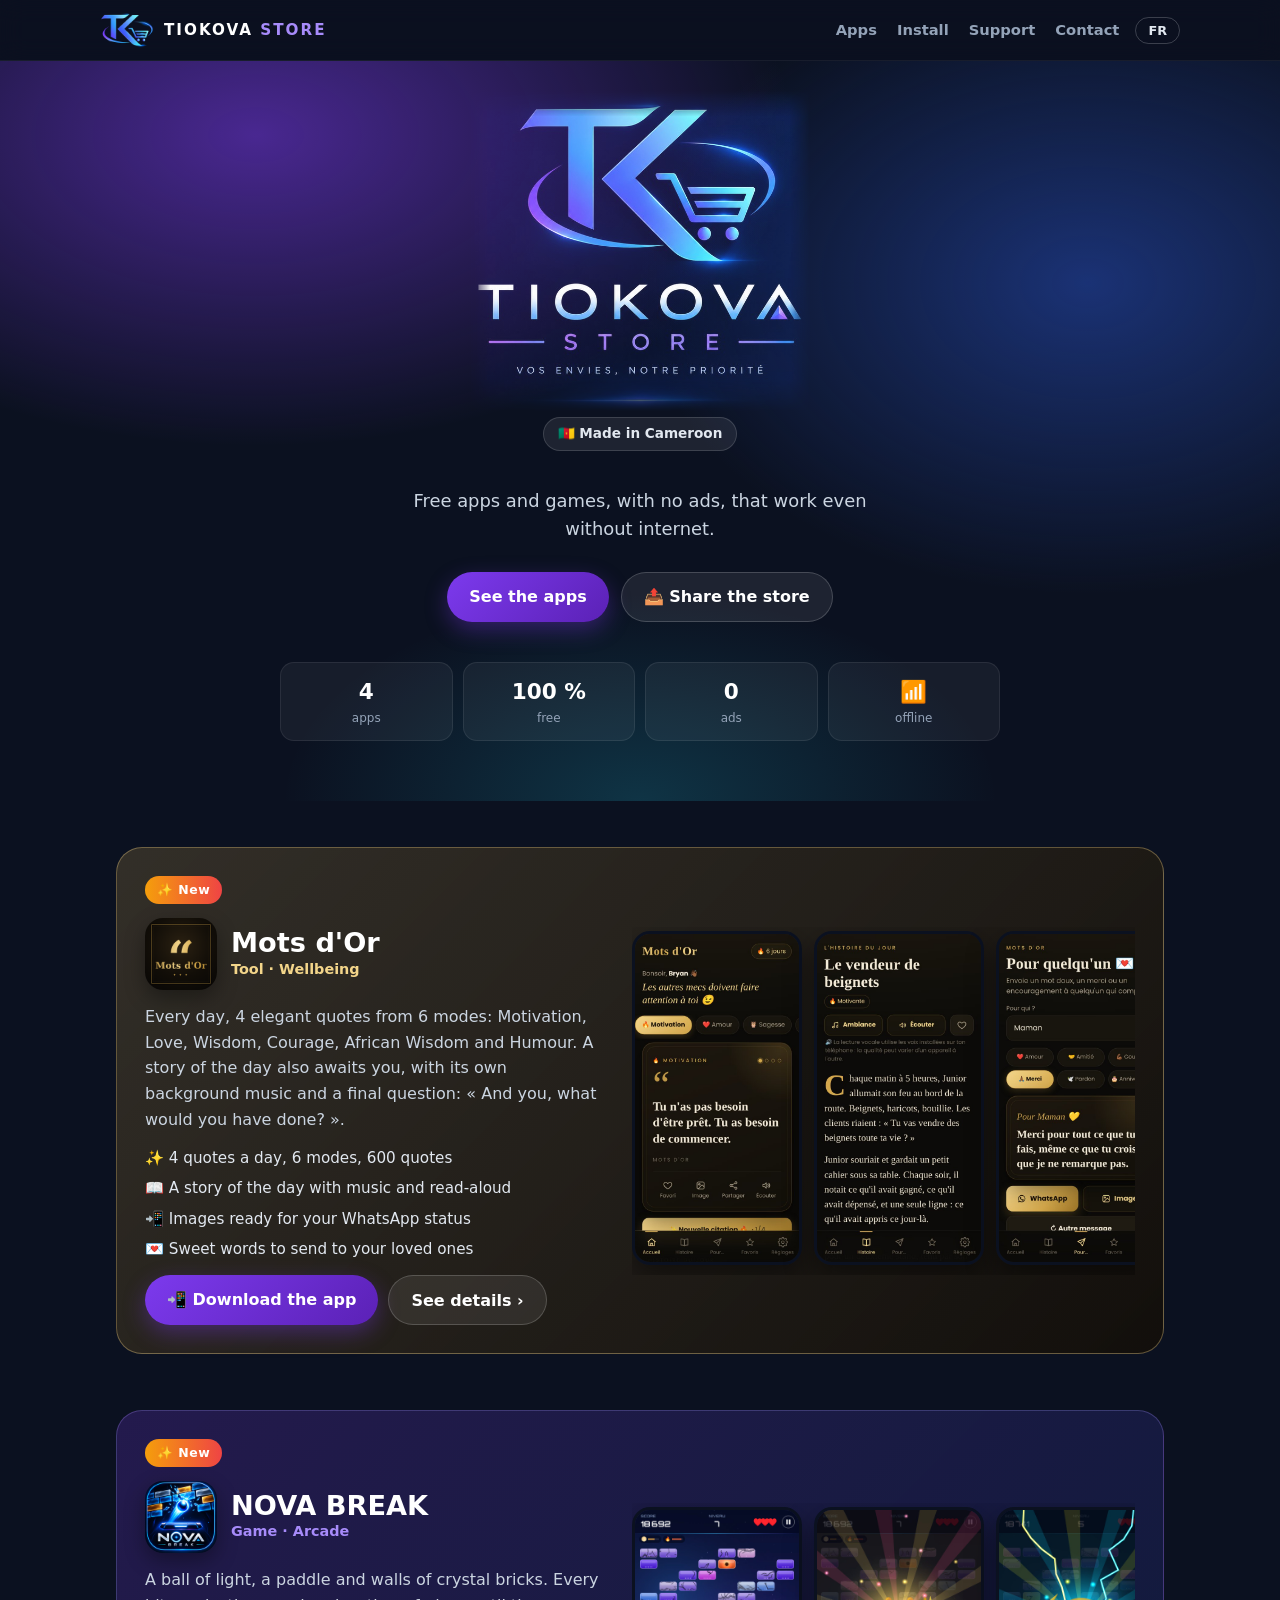
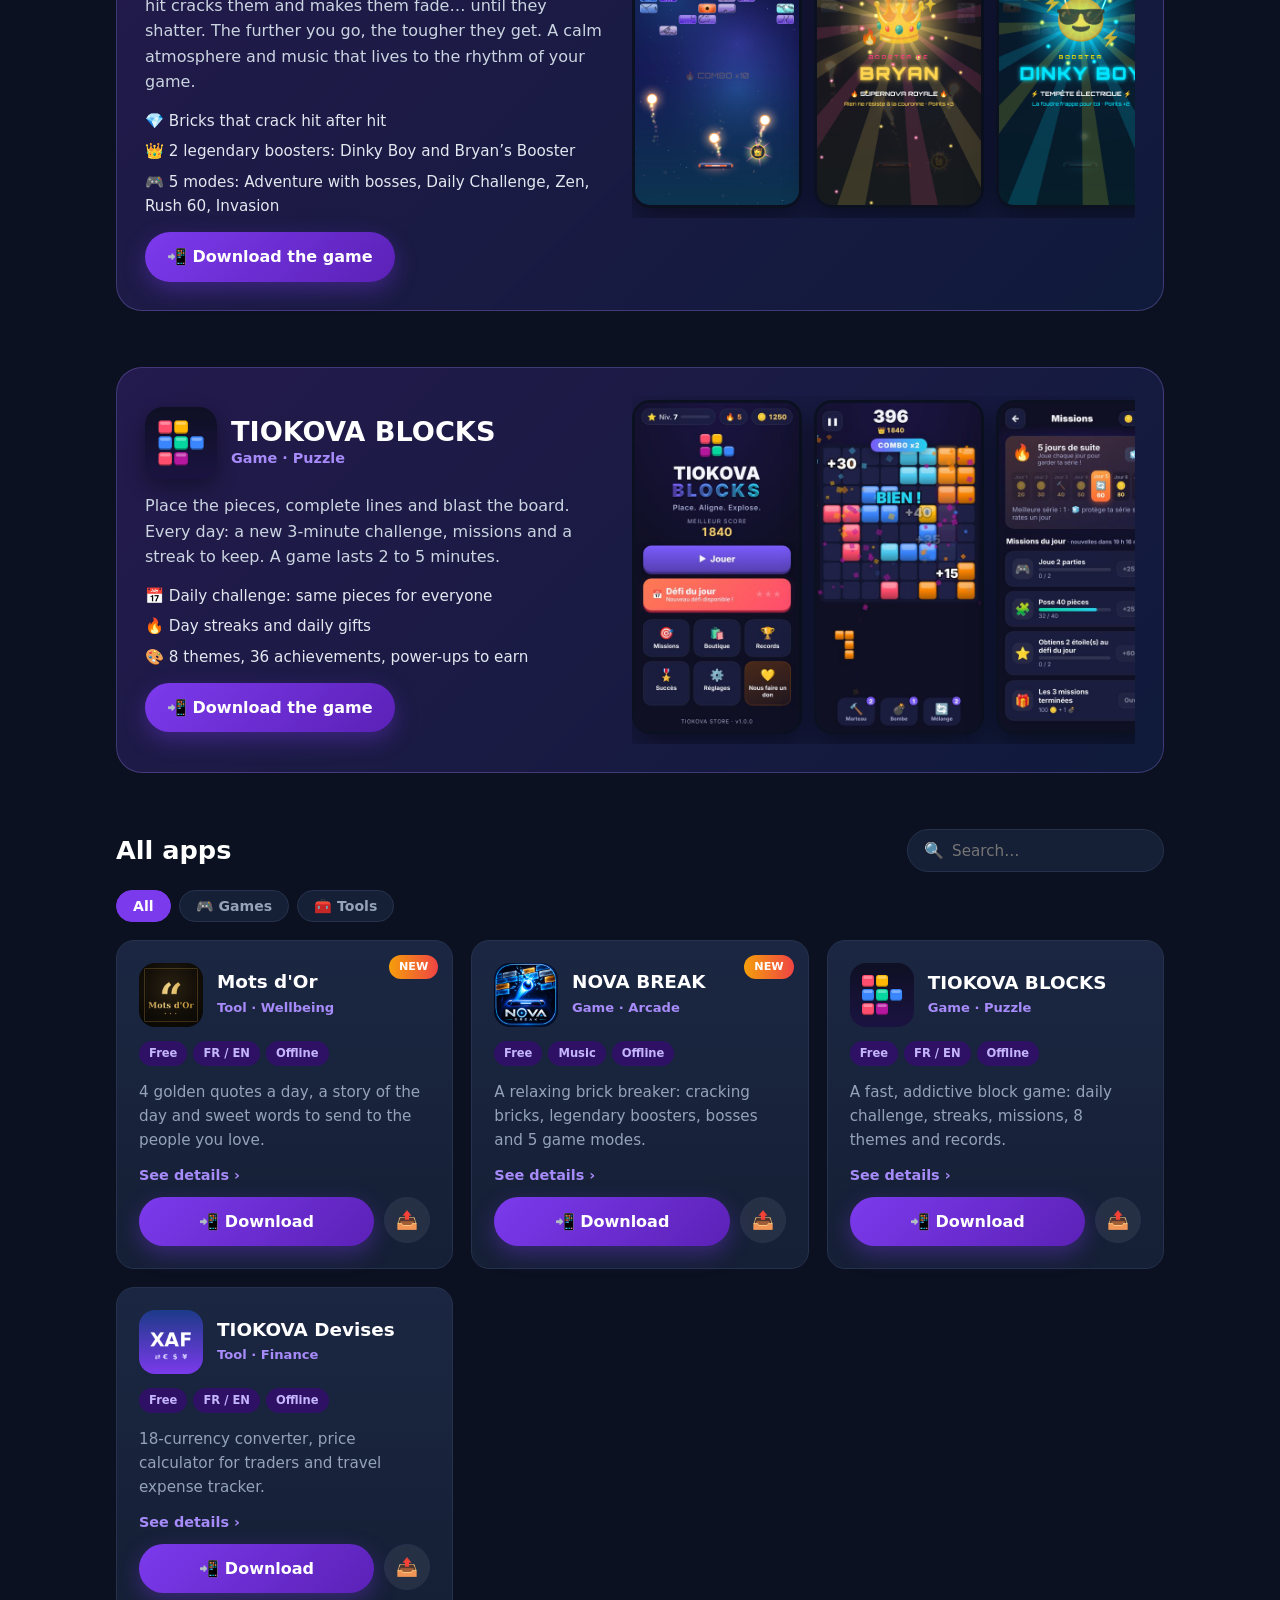
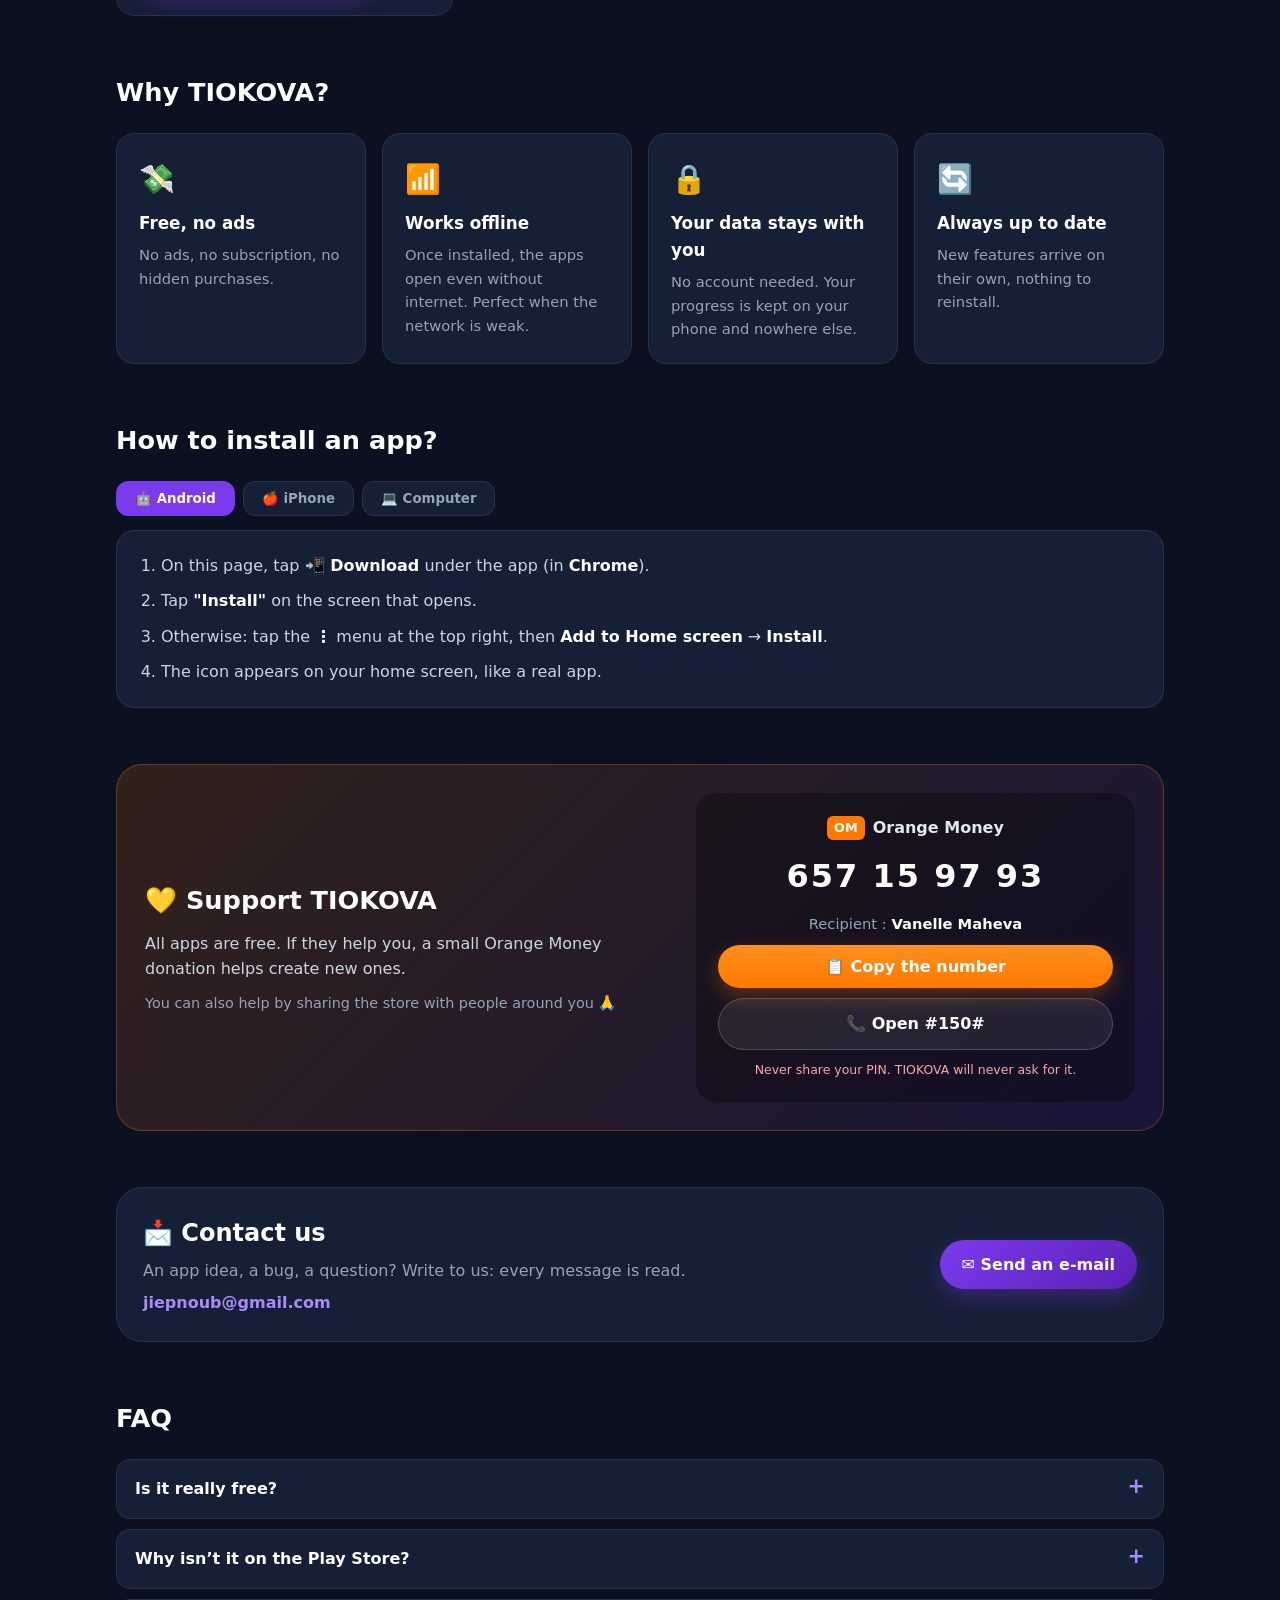
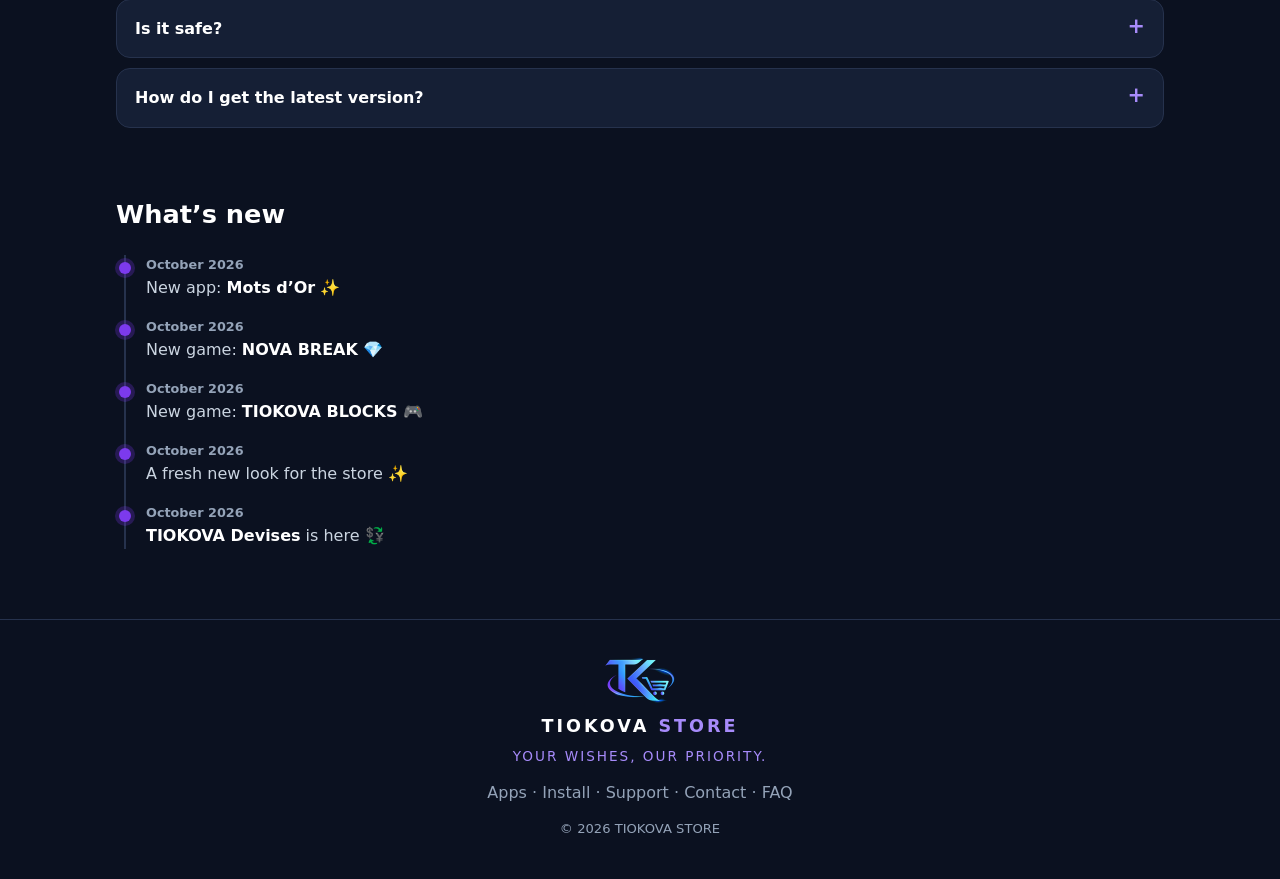
<file: index.html>
<!DOCTYPE html>
<html lang="fr">
<head>
  <meta charset="UTF-8">
  <meta name="viewport" content="width=device-width, initial-scale=1.0">
  <title>TIOKOVA STORE — Applications et jeux créés au Cameroun</title>
  <meta name="description" content="Applications et jeux gratuits, sans publicité et utilisables hors connexion, créés au Cameroun. Mots d'Or, NOVA BREAK, TIOKOVA BLOCKS, TIOKOVA Devises et plus.">
  <meta name="theme-color" content="#0f172a">

  <!-- Aperçu quand on partage le lien (WhatsApp, Facebook…) -->
  <meta property="og:type" content="website">
  <meta property="og:title" content="TIOKOVA STORE">
  <meta property="og:description" content="Applications et jeux gratuits créés au Cameroun 🇨🇲. Sans publicité, hors connexion.">
  <meta property="og:url" content="https://tiokou-bryan.github.io/tiokova-store/">
  <meta property="og:image" content="https://tiokou-bryan.github.io/tiokova-store/assets/apercu-partage.jpg">
  <meta property="og:image:width" content="1200">
  <meta property="og:image:height" content="630">
  <meta name="twitter:card" content="summary_large_image">

  <link rel="icon" href="assets/icon-192.png">
  <link rel="apple-touch-icon" href="assets/icon-192.png">
  <link rel="manifest" href="manifest.json">
  <link rel="stylesheet" href="style.css">
</head>
<body>

  <!-- ============ BARRE DU HAUT ============ -->
  <nav class="topnav">
    <a class="marque" href="#haut" aria-label="TIOKOVA STORE">
      <img class="marque-logo" src="assets/logo-embleme.png" alt="" width="54" height="36">
      <span class="marque-nom">TIOKOVA <b>STORE</b></span>
    </a>
    <div class="topnav-liens">
      <a href="#applis" data-t="nav_apps">Applis</a>
      <a href="#installer" data-t="nav_install">Installer</a>
      <a href="#soutenir" data-t="nav_support">Soutenir</a>
      <a href="#contact" data-t="nav_contact">Contact</a>
    </div>
    <button class="btn-langue" id="btn-langue" aria-label="Changer de langue">EN</button>
  </nav>

  <!-- ============ EN-TÊTE ============ -->
  <header class="hero" id="haut">
    <div class="hero-fond" aria-hidden="true"></div>
    <div class="hero-contenu">
      <h1 class="invisible">TIOKOVA STORE</h1>
      <img class="hero-logo" src="assets/logo-tiokova.jpg" alt="TIOKOVA STORE — Vos envies, notre priorité" width="640" height="602">
      <p class="hero-sur" data-t="hero_kicker">🇨🇲 Créé au Cameroun</p>
      <p class="hero-texte" data-t="hero_text">Des applications et des jeux gratuits, sans publicité, qui marchent même sans connexion.</p>
      <div class="hero-actions">
        <a class="bouton bouton-plein" href="#applis" data-t="hero_cta">Voir les applications</a>
        <button class="bouton bouton-vide" id="btn-partager-store" data-t="hero_share">📤 Partager le store</button>
      </div>
      <ul class="hero-chiffres">
        <li><b id="nb-applis">4</b><span data-t="stat_apps">applications</span></li>
        <li><b>100 %</b><span data-t="stat_free">gratuit</span></li>
        <li><b>0</b><span data-t="stat_ads">publicité</span></li>
        <li><b>📶</b><span data-t="stat_offline">hors connexion</span></li>
      </ul>
    </div>
  </header>

  <main>

    <!-- ============ À LA UNE : MOTS D'OR ============ -->
    <section class="section" id="une">
      <div class="une une-or">
        <div class="une-texte">
          <span class="etiquette etiquette-nouveau" data-t="new_badge">✨ Nouveau</span>
          <div class="une-titre">
            <img src="mots-dor/icons/icon-192.png" alt="" width="72" height="72">
            <div>
              <h2>Mots d'Or</h2>
              <p class="une-cat" data-t="cat_tool_wellbeing">Outil · Bien-être</p>
            </div>
          </div>
          <p data-t="motsdor_long">Chaque jour, 4 citations élégantes à choisir parmi 6 modes : Motivation, Amour, Sagesse, Courage, Sagesse d'Afrique et Humour. Une histoire du jour t'attend aussi, avec son ambiance musicale et sa question finale : « Et toi, tu aurais fait comment ? ».</p>
          <ul class="points">
            <li data-t="motsdor_p1">✨ 4 citations par jour, 6 modes, 600 citations</li>
            <li data-t="motsdor_p2">📖 Une histoire du jour avec musique et lecture vocale</li>
            <li data-t="motsdor_p3">📲 Des images prêtes pour ton statut WhatsApp</li>
            <li data-t="motsdor_p4">💌 Des mots doux à envoyer à tes proches</li>
          </ul>
          <div class="une-actions">
            <a class="bouton bouton-plein" href="mots-dor/" data-t="get_app">📲 Télécharger l'appli</a>
            <button class="bouton bouton-vide" data-fiche="motsdor" data-t="see_more">Voir la fiche ›</button>
          </div>
        </div>
        <div class="captures" aria-label="Captures d'écran">
          <img src="assets/motsdor-1.jpg" alt="Accueil de Mots d'Or : la citation du jour" loading="lazy" width="360" height="720">
          <img src="assets/motsdor-2.jpg" alt="L'histoire du jour" loading="lazy" width="360" height="720">
          <img src="assets/motsdor-3.jpg" alt="Envoyer un mot doux à quelqu'un" loading="lazy" width="360" height="720">
          <img src="assets/motsdor-4.jpg" alt="Une citation en image pour le statut WhatsApp" loading="lazy" width="360" height="720">
        </div>
      </div>
    </section>

    <!-- ============ À LA UNE : NOVA BREAK ============ -->
    <section class="section">
      <div class="une">
        <div class="une-texte">
          <span class="etiquette etiquette-nouveau" data-t="new_badge">✨ Nouveau</span>
          <div class="une-titre">
            <img src="nova-break/icon-192.png" alt="" width="72" height="72">
            <div>
              <h2>NOVA BREAK</h2>
              <p class="une-cat" data-t="cat_game_arcade">Jeu · Arcade</p>
            </div>
          </div>
          <p data-t="nova_long">Une bille de lumière, une raquette et des murs de briques de cristal. Chaque coup les fissure, les fait pâlir… jusqu'à ce qu'elles volent en éclats. Plus tu avances, plus elles résistent. Une ambiance douce, une musique qui vit au rythme de ta partie.</p>
          <ul class="points">
            <li data-t="nova_p1">💎 Des briques qui se fissurent coup après coup</li>
            <li data-t="nova_p2">👑 2 boosters légendaires : Dinky Boy et le Booster de Bryan</li>
            <li data-t="nova_p3">🎮 5 modes : Aventure avec boss, Défi du jour, Zen, Rush 60, Invasion</li>
          </ul>
          <a class="bouton bouton-plein" href="nova-break/" data-t="play_now">📲 Télécharger le jeu</a>
        </div>
        <div class="captures" aria-label="Captures d'écran">
          <img src="nova-break/captures/capture2.jpg" alt="Une partie de NOVA BREAK" loading="lazy" width="360" height="648">
          <img src="nova-break/captures/capture3.jpg" alt="Le Booster de Bryan" loading="lazy" width="360" height="648">
          <img src="nova-break/captures/capture4.jpg" alt="Le Booster Dinky Boy" loading="lazy" width="360" height="648">
          <img src="nova-break/captures/capture5.jpg" alt="Combat de boss" loading="lazy" width="360" height="648">
        </div>
      </div>
    </section>

    <!-- ============ À LA UNE : TIOKOVA BLOCKS ============ -->
    <section class="section">
      <div class="une">
        <div class="une-texte">
          <div class="une-titre">
            <img src="blocks/icons/icon-192.png" alt="" width="72" height="72">
            <div>
              <h2>TIOKOVA BLOCKS</h2>
              <p class="une-cat" data-t="cat_game_puzzle">Jeu · Réflexion</p>
            </div>
          </div>
          <p data-t="blocks_long">Place les pièces, complète les lignes et fais exploser le plateau. Chaque jour, un nouveau défi de 3 minutes, des missions et une série à garder. Une partie dure 2 à 5 minutes.</p>
          <ul class="points">
            <li data-t="blocks_p1">📅 Défi du jour : les mêmes pièces pour tout le monde</li>
            <li data-t="blocks_p2">🔥 Série de jours et cadeaux quotidiens</li>
            <li data-t="blocks_p3">🎨 8 thèmes, 36 succès, bonus à gagner</li>
          </ul>
          <a class="bouton bouton-plein" href="blocks/" data-t="play_now">📲 Télécharger le jeu</a>
        </div>
        <div class="captures" aria-label="Captures d'écran">
          <img src="assets/blocks-1.jpg" alt="Accueil de TIOKOVA BLOCKS" loading="lazy" width="360" height="720">
          <img src="assets/blocks-2.jpg" alt="Une partie de TIOKOVA BLOCKS" loading="lazy" width="360" height="720">
          <img src="assets/blocks-3.jpg" alt="Missions et série de jours" loading="lazy" width="360" height="720">
        </div>
      </div>
    </section>

    <!-- ============ CATALOGUE ============ -->
    <section class="section" id="applis">
      <div class="section-tete">
        <h2 data-t="apps_title">Toutes les applications</h2>
        <div class="recherche">
          <span aria-hidden="true">🔍</span>
          <input type="search" id="recherche" placeholder="Rechercher…" data-t-placeholder="search" autocomplete="off">
        </div>
      </div>
      <div class="filtres" id="filtres">
        <button class="filtre actif" data-cat="tout" data-t="f_all">Tout</button>
        <button class="filtre" data-cat="jeux" data-t="f_games">🎮 Jeux</button>
        <button class="filtre" data-cat="outils" data-t="f_tools">🧰 Outils</button>
      </div>

      <ul class="grille-applis" id="liste-applis">
        <!-- Les cartes sont créées par app.js à partir de la liste APPS -->
      </ul>
      <p class="vide hidden" id="aucun-resultat" data-t="no_result">Aucune application ne correspond à ta recherche.</p>

      <noscript>
        <ul class="grille-applis">
          <li class="carte-appli"><h3>Mots d'Or</h3><a class="bouton bouton-plein" href="mots-dor/">Télécharger</a></li>
          <li class="carte-appli"><h3>NOVA BREAK</h3><a class="bouton bouton-plein" href="nova-break/">Télécharger</a></li>
          <li class="carte-appli"><h3>TIOKOVA BLOCKS</h3><a class="bouton bouton-plein" href="blocks/">Télécharger</a></li>
          <li class="carte-appli"><h3>TIOKOVA Devises</h3><a class="bouton bouton-plein" href="convertisseur/index.html">Télécharger</a></li>
        </ul>
      </noscript>

    </section>

    <!-- ============ POURQUOI TIOKOVA ============ -->
    <section class="section">
      <h2 data-t="why_title">Pourquoi TIOKOVA ?</h2>
      <div class="valeurs">
        <div class="valeur">
          <span class="valeur-ico">💸</span>
          <h3 data-t="v1_t">Gratuit, sans pub</h3>
          <p data-t="v1_x">Aucune publicité, aucun abonnement, aucun achat caché.</p>
        </div>
        <div class="valeur">
          <span class="valeur-ico">📶</span>
          <h3 data-t="v2_t">Marche sans internet</h3>
          <p data-t="v2_x">Une fois installées, les applis s'ouvrent même sans connexion. Idéal quand le réseau ne suit pas.</p>
        </div>
        <div class="valeur">
          <span class="valeur-ico">🔒</span>
          <h3 data-t="v3_t">Tes données restent chez toi</h3>
          <p data-t="v3_x">Pas de compte à créer. Ta progression est gardée sur ton téléphone, et nulle part ailleurs.</p>
        </div>
        <div class="valeur">
          <span class="valeur-ico">🔄</span>
          <h3 data-t="v4_t">Toujours à jour</h3>
          <p data-t="v4_x">Les nouveautés arrivent toutes seules, sans rien réinstaller.</p>
        </div>
      </div>
    </section>

    <!-- ============ INSTALLER ============ -->
    <section class="section" id="installer">
      <h2 data-t="install_title">Comment installer une application ?</h2>
      <div class="onglets" role="tablist">
        <button class="onglet actif" data-onglet="android">🤖 Android</button>
        <button class="onglet" data-onglet="iphone">🍎 iPhone</button>
        <button class="onglet" data-onglet="pc" data-t="tab_pc">💻 Ordinateur</button>
      </div>
      <div class="panneau actif" id="p-android">
        <ol>
          <li data-t="and1">Sur cette page, touche <b>📲 Télécharger</b> sous l'application (avec <b>Chrome</b>).</li>
          <li data-t="and2">Touche <b>« Installer »</b> sur l'écran qui s'ouvre.</li>
          <li data-t="and3">Sinon : touche le menu <b>⋮</b> en haut à droite, puis <b>Ajouter à l'écran d'accueil</b> → <b>Installer</b>.</li>
          <li data-t="and4">L'icône apparaît sur ton écran d'accueil, comme une vraie application.</li>
        </ol>
      </div>
      <div class="panneau" id="p-iphone">
        <ol>
          <li data-t="ios1">Ouvre l'application dans <b>Safari</b>.</li>
          <li data-t="ios2">Touche le bouton <b>Partager</b> (carré avec une flèche vers le haut).</li>
          <li data-t="ios3">Choisis <b>Sur l'écran d'accueil</b>, puis <b>Ajouter</b>.</li>
        </ol>
      </div>
      <div class="panneau" id="p-pc">
        <ol>
          <li data-t="pc1">Ouvre l'application dans <b>Chrome</b> ou <b>Edge</b>.</li>
          <li data-t="pc2">Clique sur l'icône d'installation à droite de la barre d'adresse (un écran avec une flèche).</li>
          <li data-t="pc3">Clique sur <b>Installer</b>.</li>
        </ol>
      </div>
    </section>

    <!-- ============ SOUTENIR ============ -->
    <section class="section" id="soutenir">
      <div class="soutien">
        <div class="soutien-texte">
          <h2 data-t="support_title">💛 Soutenir TIOKOVA</h2>
          <p data-t="support_txt">Toutes les applis sont gratuites. Si elles te rendent service, un petit don Orange Money aide à en créer de nouvelles.</p>
          <p class="petit" data-t="support_free">Tu peux aussi nous aider en partageant le store autour de toi 🙏</p>
        </div>
        <div class="om">
          <div class="om-tete"><span class="om-logo">OM</span> Orange Money</div>
          <div class="om-numero">657 15 97 93</div>
          <div class="om-nom"><span data-t="beneficiary">Bénéficiaire</span> : <b>Vanelle Maheva</b></div>
          <button class="bouton bouton-orange" id="btn-copier" data-t="copy">📋 Copier le numéro</button>
          <a class="bouton bouton-vide" href="tel:%23150%23" data-t="dial">📞 Ouvrir #150#</a>
          <p class="avertissement" data-t="pin_warning">Ne donne jamais ton code secret. TIOKOVA ne te le demandera jamais.</p>
        </div>
      </div>
    </section>

    <!-- ============ CONTACT ============ -->
    <section class="section" id="contact">
      <div class="contact">
        <div>
          <h2 data-t="contact_title">📩 Nous contacter</h2>
          <p data-t="contact_txt">Une idée d'application, un bug, une question ? Écris-nous : chaque message est lu.</p>
          <p class="contact-mail">jiepnoub@gmail.com</p>
        </div>
        <a class="bouton bouton-plein" href="mailto:jiepnoub@gmail.com?subject=TIOKOVA%20STORE" data-t="contact_btn">✉️ Écrire un e-mail</a>
      </div>
    </section>

    <!-- ============ QUESTIONS ============ -->
    <section class="section" id="faq">
      <h2 data-t="faq_title">Questions fréquentes</h2>
      <details>
        <summary data-t="q1">C'est vraiment gratuit ?</summary>
        <p data-t="a1">Oui. Aucune application ne demande de paiement, et il n'y a pas de publicité. Les dons sont totalement facultatifs.</p>
      </details>
      <details>
        <summary data-t="q2">Pourquoi ce n'est pas sur le Play Store ?</summary>
        <p data-t="a2">Ce sont des « applications web installables ». Elles s'installent directement depuis ce site, sans passer par le Play Store, et prennent très peu de place.</p>
      </details>
      <details>
        <summary data-t="q3">Est-ce que c'est sûr ?</summary>
        <p data-t="a3">Oui. Les applis ne demandent aucune autorisation spéciale (contacts, photos, position…) et ne collectent pas tes données.</p>
      </details>
      <details>
        <summary data-t="q5">Comment avoir la dernière version ?</summary>
        <p data-t="a5">Rien à faire : l'application se met à jour toute seule quand tu l'ouvres avec internet.</p>
      </details>
    </section>

    <!-- ============ NOUVEAUTÉS ============ -->
    <section class="section" id="nouveautes">
      <h2 data-t="news_title">Nouveautés</h2>
      <ol class="journal">
        <li><time data-t="news_when">Octobre 2026</time><span data-t="news_motsdor">Nouvelle appli : <b>Mots d'Or</b> ✨</span></li>
        <li><time data-t="news_when">Octobre 2026</time><span data-t="news_nova">Nouveau jeu : <b>NOVA BREAK</b> 💎</span></li>
        <li><time data-t="news_when">Octobre 2026</time><span data-t="news1">Nouveau jeu : <b>TIOKOVA BLOCKS</b> 🎮</span></li>
        <li><time data-t="news_when">Octobre 2026</time><span data-t="news2">Nouveau look pour le store ✨</span></li>
        <li><time data-t="news_when">Octobre 2026</time><span data-t="news3">Arrivée de <b>TIOKOVA Devises</b> 💱</span></li>
      </ol>
    </section>

  </main>

  <footer>
    <img class="pied-logo" src="assets/logo-embleme.png" alt="" width="72" height="48">
    <div class="pied-marque">TIOKOVA <b>STORE</b></div>
    <p class="devise" data-t="footer_txt">Vos envies, notre priorité.</p>
    <p class="pied-liens">
      <a href="#applis" data-t="nav_apps">Applis</a> ·
      <a href="#installer" data-t="nav_install">Installer</a> ·
      <a href="#soutenir" data-t="nav_support">Soutenir</a> ·
      <a href="#contact" data-t="nav_contact">Contact</a> ·
      <a href="#faq" data-t="nav_faq">FAQ</a>
    </p>
    <p class="copyright">© <span id="annee">2026</span> TIOKOVA STORE</p>
  </footer>

  <!-- Fiche détaillée d'une appli, comme sur le Play Store (remplie par app.js) -->
  <div class="fiche hidden" id="fiche" role="dialog" aria-modal="true">
    <div class="fiche-boite" id="fiche-boite"></div>
  </div>

  <!-- Agrandissement des captures d'écran -->
  <div class="loupe hidden" id="loupe" role="dialog" aria-modal="true">
    <img id="loupe-img" alt="">
  </div>

  <div class="notif hidden" id="notif"></div>

  <script src="app.js"></script>
</body>
</html>
</file>
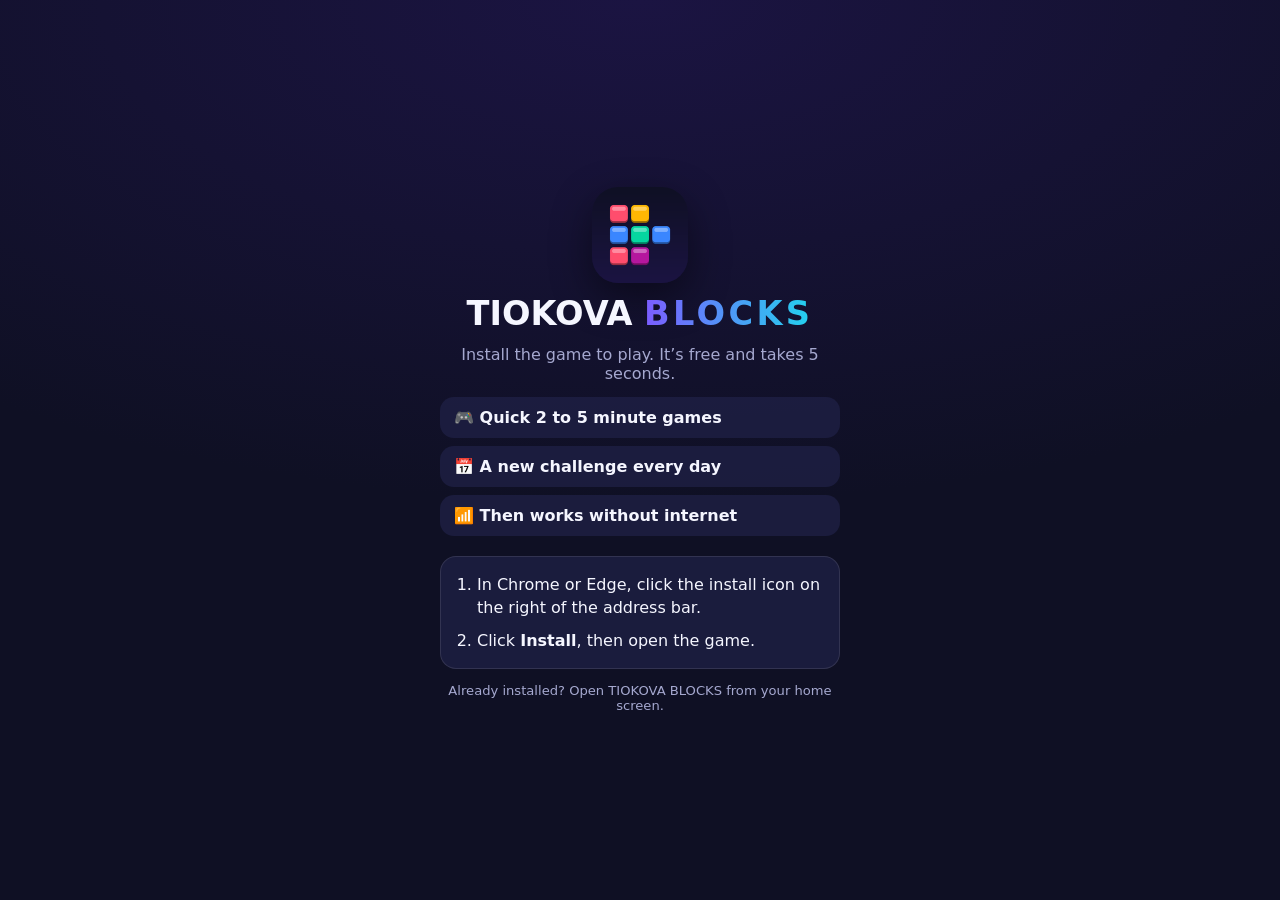
<file: blocks/index.html>
<!DOCTYPE html>
<html lang="fr">
<head>
  <meta charset="UTF-8">
  <meta name="viewport" content="width=device-width, initial-scale=1, maximum-scale=1, user-scalable=no, viewport-fit=cover">
  <meta name="theme-color" content="#0f1024">
  <meta name="description" content="TIOKOVA BLOCKS : un jeu de blocs rapide et addictif. Défi du jour, série de jours, missions et records.">
  <title>TIOKOVA BLOCKS</title>
  <link rel="manifest" href="manifest.json">
  <link rel="icon" href="icons/icon-192.png">
  <link rel="apple-touch-icon" href="icons/icon-192.png">
  <link rel="stylesheet" href="css/style.css">
</head>
<body>
  <div id="app">

    <!-- ============ ÉCRAN D'ACCUEIL ============ -->
    <section id="screen-home" class="screen active">
      <header class="topbar">
        <div class="chip chip-level" id="home-level">
          <span class="chip-icon">⭐</span>
          <span><span data-i18n="level_short">Niv.</span> <b id="home-level-num">1</b></span>
          <div class="xpbar"><div class="xpbar-fill" id="home-xp-fill"></div></div>
        </div>
        <div class="chip chip-streak" id="home-streak" role="button" tabindex="0">
          <span class="chip-icon">🔥</span><b id="home-streak-num">0</b>
        </div>
        <div class="chip chip-coins" id="home-coins" role="button" tabindex="0">
          <span class="chip-icon">🪙</span><b id="home-coins-num">0</b>
        </div>
      </header>

      <div class="logo-wrap">
        <div class="logo-blocks" aria-hidden="true">
          <span class="lb lb1"></span><span class="lb lb2"></span><span class="lb lb3"></span>
          <span class="lb lb4"></span><span class="lb lb5"></span>
        </div>
        <h1 class="logo">TIOKOVA<br><span>BLOCKS</span></h1>
        <p class="tagline" data-i18n="tagline">Place. Aligne. Explose.</p>
      </div>

      <div class="home-best">
        <span data-i18n="best_score">Meilleur score</span>
        <b id="home-best">0</b>
      </div>

      <div class="home-actions">
        <button class="btn btn-primary btn-big" id="btn-play">
          <span class="btn-ico">▶</span>
          <span id="btn-play-label" data-i18n="play">Jouer</span>
        </button>
        <button class="btn btn-daily btn-big" id="btn-daily">
          <span class="btn-ico">📅</span>
          <span class="btn-col">
            <span data-i18n="daily_challenge">Défi du jour</span>
            <small id="daily-sub">—</small>
          </span>
          <span class="daily-stars" id="daily-stars"></span>
        </button>
      </div>

      <nav class="home-grid">
        <button class="tile" data-go="missions">
          <span class="tile-ico">🎯</span><span data-i18n="missions">Missions</span>
          <span class="badge hidden" id="badge-missions">!</span>
        </button>
        <button class="tile" data-go="shop">
          <span class="tile-ico">🛍️</span><span data-i18n="shop">Boutique</span>
        </button>
        <button class="tile" data-go="records">
          <span class="tile-ico">🏆</span><span data-i18n="records">Records</span>
        </button>
        <button class="tile" data-go="achievements">
          <span class="tile-ico">🎖️</span><span data-i18n="achievements">Succès</span>
          <span class="badge hidden" id="badge-ach">!</span>
        </button>
        <button class="tile" data-go="settings">
          <span class="tile-ico">⚙️</span><span data-i18n="settings">Réglages</span>
        </button>
        <button class="tile tile-donate" data-go="donate">
          <span class="tile-ico">💛</span><span data-i18n="donate">Nous faire un don</span>
        </button>
      </nav>

      <footer class="home-footer">
        <span>TIOKOVA STORE</span> · <span id="app-version">v1.0</span>
      </footer>
    </section>

    <!-- ============ ÉCRAN DE JEU ============ -->
    <section id="screen-game" class="screen">
      <header class="game-top">
        <button class="icon-btn" id="btn-pause" aria-label="Pause">❚❚</button>
        <div class="game-scores">
          <div class="score-now" id="score-now">0</div>
          <div class="score-best"><span>👑</span> <span id="score-best">0</span></div>
        </div>
        <div class="game-right">
          <div class="timer hidden" id="game-timer">3:00</div>
          <div class="target hidden" id="game-target"></div>
        </div>
      </header>

      <div class="combo-banner" id="combo-banner"></div>

      <div class="canvas-wrap" id="canvas-wrap">
        <canvas id="game-canvas"></canvas>
      </div>

      <footer class="powerbar">
        <button class="power" data-power="hammer">
          <span class="power-ico">🔨</span>
          <span class="power-count" id="pc-hammer">0</span>
          <span class="power-name" data-i18n="p_hammer">Marteau</span>
        </button>
        <button class="power" data-power="bomb">
          <span class="power-ico">💣</span>
          <span class="power-count" id="pc-bomb">0</span>
          <span class="power-name" data-i18n="p_bomb">Bombe</span>
        </button>
        <button class="power" data-power="shuffle">
          <span class="power-ico">🔄</span>
          <span class="power-count" id="pc-shuffle">0</span>
          <span class="power-name" data-i18n="p_shuffle">Mélange</span>
        </button>
      </footer>
      <div class="power-hint hidden" id="power-hint"></div>
    </section>

    <!-- ============ MISSIONS ============ -->
    <section id="screen-missions" class="screen">
      <header class="sub-top">
        <button class="icon-btn back" data-back>←</button>
        <h2 data-i18n="missions">Missions</h2>
        <div class="chip chip-coins small"><span class="chip-icon">🪙</span><b class="coins-mirror">0</b></div>
      </header>
      <div class="sub-body">
        <div class="card streak-card" id="streak-card"></div>
        <h3 class="section-title"><span data-i18n="daily_missions">Missions du jour</span> <small id="missions-reset"></small></h3>
        <div id="missions-list" class="list"></div>
        <div class="card bonus-card" id="missions-bonus"></div>
      </div>
    </section>

    <!-- ============ BOUTIQUE ============ -->
    <section id="screen-shop" class="screen">
      <header class="sub-top">
        <button class="icon-btn back" data-back>←</button>
        <h2 data-i18n="shop">Boutique</h2>
        <div class="chip chip-coins small"><span class="chip-icon">🪙</span><b class="coins-mirror">0</b></div>
      </header>
      <div class="sub-body">
        <div class="tabs" id="shop-tabs">
          <button class="tab active" data-tab="themes" data-i18n="themes">Thèmes</button>
          <button class="tab" data-tab="powers" data-i18n="powerups">Bonus</button>
          <button class="tab" data-tab="free" data-i18n="free_coins">Gratuit</button>
        </div>
        <div id="shop-content"></div>
      </div>
    </section>

    <!-- ============ RECORDS ============ -->
    <section id="screen-records" class="screen">
      <header class="sub-top">
        <button class="icon-btn back" data-back>←</button>
        <h2 data-i18n="records">Records</h2>
        <span></span>
      </header>
      <div class="sub-body">
        <div class="tabs" id="records-tabs">
          <button class="tab active" data-tab="classic" data-i18n="classic">Classique</button>
          <button class="tab" data-tab="daily" data-i18n="daily_short">Défis</button>
          <button class="tab" data-tab="stats" data-i18n="stats">Stats</button>
        </div>
        <div id="records-content"></div>
      </div>
    </section>

    <!-- ============ SUCCÈS ============ -->
    <section id="screen-achievements" class="screen">
      <header class="sub-top">
        <button class="icon-btn back" data-back>←</button>
        <h2 data-i18n="achievements">Succès</h2>
        <span class="ach-count" id="ach-count">0/0</span>
      </header>
      <div class="sub-body">
        <div id="ach-list" class="list"></div>
      </div>
    </section>

    <!-- ============ RÉGLAGES ============ -->
    <section id="screen-settings" class="screen">
      <header class="sub-top">
        <button class="icon-btn back" data-back>←</button>
        <h2 data-i18n="settings">Réglages</h2>
        <span></span>
      </header>
      <div class="sub-body">
        <div class="card setting-list">
          <label class="setting">
            <span data-i18n="pseudo">Pseudo</span>
            <input type="text" id="set-name" maxlength="16" autocomplete="off">
          </label>
          <label class="setting">
            <span data-i18n="sound">Son</span>
            <input type="checkbox" class="switch" id="set-sound">
          </label>
          <label class="setting">
            <span data-i18n="music">Musique d'ambiance</span>
            <input type="checkbox" class="switch" id="set-music">
          </label>
          <label class="setting">
            <span data-i18n="vibration">Vibrations</span>
            <input type="checkbox" class="switch" id="set-vibe">
          </label>
          <label class="setting">
            <span data-i18n="language">Langue</span>
            <select id="set-lang">
              <option value="fr">Français</option>
              <option value="en">English</option>
            </select>
          </label>
        </div>
        <div class="card">
          <button class="btn btn-ghost full" id="btn-tuto" data-i18n="replay_tuto">Revoir le tutoriel</button>
          <button class="btn btn-ghost full" id="btn-install" data-i18n="install_app">Installer l'application</button>
          <a class="btn btn-ghost full" href="mailto:jiepnoub@gmail.com?subject=TIOKOVA%20BLOCKS"><span>✉️</span> <span data-i18n="contact_us">Nous contacter</span></a>
          <button class="btn btn-danger full" id="btn-reset" data-i18n="reset_all">Tout réinitialiser</button>
        </div>
        <p class="about" data-i18n="about">TIOKOVA BLOCKS est un jeu TIOKOVA STORE. Ta progression est sauvegardée sur ce téléphone.</p>
      </div>
    </section>

    <!-- ============ DON ============ -->
    <section id="screen-donate" class="screen">
      <header class="sub-top">
        <button class="icon-btn back" data-back>←</button>
        <h2 data-i18n="donate">Nous faire un don</h2>
        <span></span>
      </header>
      <div class="sub-body">
        <div class="card donate-hero">
          <div class="donate-heart">💛</div>
          <p data-i18n="donate_intro">TIOKOVA BLOCKS est gratuit et sans publicité. Si le jeu te plaît, tu peux soutenir son créateur avec un petit don Orange Money. Chaque franc aide à créer de nouveaux jeux.</p>
        </div>

        <div class="card om-card">
          <div class="om-head">
            <span class="om-logo">OM</span>
            <span data-i18n="om_title">Orange Money</span>
          </div>
          <div class="om-number" id="om-number">657 15 97 93</div>
          <div class="om-name"><span data-i18n="beneficiary">Bénéficiaire</span> : <b>Vanelle Maheva</b></div>
          <button class="btn btn-orange full" id="btn-copy-number">
            <span>📋</span> <span data-i18n="copy_number">Copier le numéro</span>
          </button>
          <a class="btn btn-ghost full" id="btn-dial" href="tel:%23150%23">
            <span>📞</span> <span data-i18n="open_om">Ouvrir le menu Orange Money (#150#)</span>
          </a>
        </div>

        <div class="card">
          <h3 class="section-title" data-i18n="how_to_donate">Comment faire ?</h3>
          <ol class="steps">
            <li data-i18n="step1">Touche « Ouvrir le menu Orange Money » ou compose #150# sur ton téléphone.</li>
            <li data-i18n="step2">Choisis « Transfert d'argent ».</li>
            <li data-i18n="step3">Entre le numéro 657 15 97 93.</li>
            <li data-i18n="step4">Entre le montant de ton choix.</li>
            <li data-i18n="step5">Vérifie le nom Vanelle Maheva puis confirme avec ton code secret.</li>
          </ol>
          <p class="note" data-i18n="donate_note">Ne communique jamais ton code secret à personne. TIOKOVA ne te le demandera jamais.</p>
        </div>

        <div class="card">
          <h3 class="section-title" data-i18n="other_support">Autres façons d'aider (gratuites)</h3>
          <button class="btn btn-ghost full" id="btn-share-game"><span>📤</span> <span data-i18n="share_game">Partager le jeu à un ami</span></button>
        </div>
      </div>
    </section>

  </div>

  <!-- ============ ÉCRAN "INSTALLE LE JEU" ============
       Affiché quand le jeu est ouvert dans le navigateur
       au lieu de l'application installée. -->
  <div class="gate hidden" id="gate">
    <div class="gate-card">
      <img class="gate-icon" src="icons/icon-192.png" alt="" width="96" height="96">
      <h1 class="gate-title">TIOKOVA <span>BLOCKS</span></h1>
      <p class="gate-sub" id="gate-sub"></p>
      <ul class="gate-points" id="gate-points"></ul>
      <div class="gate-action" id="gate-action"></div>
      <p class="gate-foot" id="gate-foot"></p>
    </div>
  </div>

  <!-- ============ MODALE GÉNÉRIQUE ============ -->
  <div class="modal-backdrop hidden" id="modal">
    <div class="modal" role="dialog" aria-modal="true">
      <div class="modal-icon" id="modal-icon"></div>
      <h2 class="modal-title" id="modal-title"></h2>
      <div class="modal-body" id="modal-body"></div>
      <div class="modal-actions" id="modal-actions"></div>
    </div>
  </div>

  <!-- ============ TUTORIEL ============ -->
  <div class="tuto hidden" id="tuto">
    <div class="tuto-card">
      <div class="tuto-anim" id="tuto-anim"></div>
      <h2 id="tuto-title"></h2>
      <p id="tuto-text"></p>
      <div class="tuto-dots" id="tuto-dots"></div>
      <div class="tuto-actions">
        <button class="btn btn-ghost" id="tuto-skip" data-i18n="skip">Passer</button>
        <button class="btn btn-primary" id="tuto-next" data-i18n="next">Suivant</button>
      </div>
    </div>
  </div>

  <div class="toasts" id="toasts"></div>
  <div class="floating-layer" id="floating-layer"></div>

  <script src="js/i18n.js"></script>
  <script src="js/data.js"></script>
  <script src="js/storage.js"></script>
  <script src="js/audio.js"></script>
  <script src="js/engine.js"></script>
  <script src="js/renderer.js"></script>
  <script src="js/input.js"></script>
  <script src="js/progress.js"></script>
  <script src="js/ui.js"></script>
  <script src="js/screens.js"></script>
  <script src="js/game.js"></script>
  <script src="js/main.js"></script>
</body>
</html>
</file>
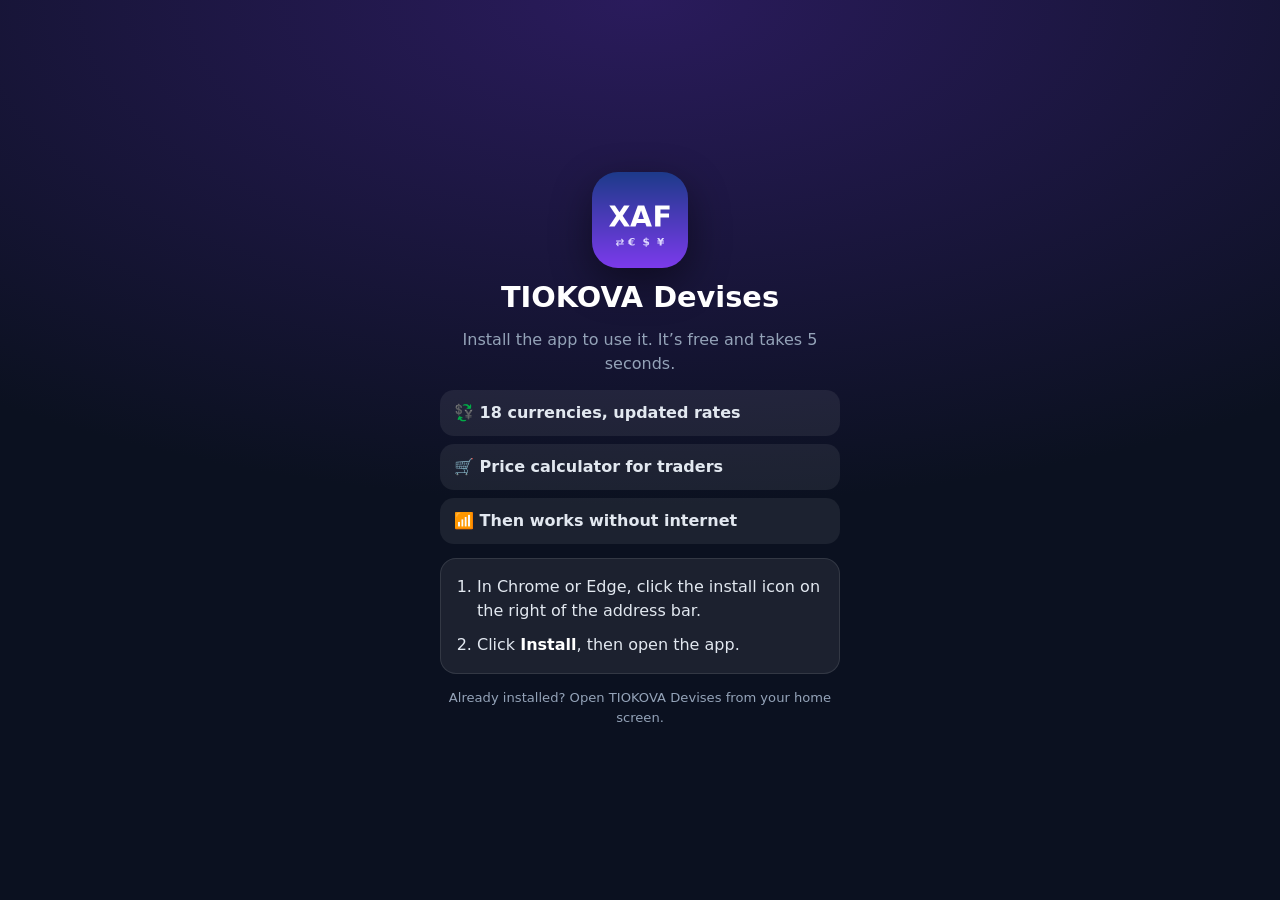
<file: convertisseur/index.html>
<!DOCTYPE html>
<html lang="fr">
<head>
  <meta charset="UTF-8">
  <meta name="viewport" content="width=device-width, initial-scale=1.0">
  <meta name="theme-color" content="#1e3a8a">
  <title>TIOKOVA Devises</title>
  <link rel="manifest" href="manifest.json">
  <link rel="icon" href="icon-192.png">
  <link rel="apple-touch-icon" href="icon-192.png">
  <!-- Oblige à installer l'appli avant de l'utiliser -->
  <script src="installation.js"
          data-nom="TIOKOVA Devises"
          data-icone="icon-192.png"
          data-langue-cle="langue"
          data-points-fr="💱 18 devises, taux mis à jour|🛒 Calculateur de prix pour commerçants|📶 Marche ensuite sans internet"
          data-points-en="💱 18 currencies, updated rates|🛒 Price calculator for traders|📶 Then works without internet"></script>
  <style>
    * { margin: 0; padding: 0; box-sizing: border-box; }
    body {
      font-family: "Segoe UI", Arial, sans-serif;
      background: #0f172a; color: #e2e8f0;
      min-height: 100vh; padding-bottom: 80px;
    }
    header {
      background: linear-gradient(135deg, #1e3a8a, #7c3aed);
      padding: 44px 16px 20px; text-align: center; position: relative;
    }
    header h1 { font-size: 1.4rem; letter-spacing: 1px; color: #fff; }
    #etat-taux { font-size: 0.8rem; opacity: 0.85; margin-top: 4px; }
    #langue {
      position: absolute; top: 12px; right: 12px;
      background: rgba(255,255,255,0.15); color: #fff; border: 1px solid rgba(255,255,255,0.3);
      border-radius: 999px; padding: 4px 10px; font-size: 0.8rem; cursor: pointer;
    }
    main { max-width: 520px; margin: 0 auto; padding: 16px; }

    /* Onglets en bas de l'écran, comme une vraie appli mobile */
    nav {
      position: fixed; bottom: 0; left: 0; right: 0;
      display: flex; background: #1e293b; border-top: 1px solid #334155;
    }
    nav button {
      flex: 1; background: none; border: none; color: #94a3b8;
      padding: 10px 4px; font-size: 0.75rem; cursor: pointer;
    }
    nav button span { display: block; font-size: 1.3rem; }
    nav button i { font-style: normal; }
    nav button.actif { color: #a78bfa; }

    .page { display: none; }
    .page.visible { display: block; }

    .carte {
      background: #1e293b; border: 1px solid #334155;
      border-radius: 16px; padding: 18px; margin-bottom: 14px;
    }
    h2 { font-size: 1.15rem; margin-bottom: 12px; }
    label { display: block; color: #94a3b8; font-size: 0.85rem; margin: 10px 0 4px; }
    input, select {
      width: 100%; padding: 12px; font-size: 1.05rem; border-radius: 10px;
      border: 1px solid #334155; background: #0f172a; color: #fff;
    }
    input:focus, select:focus { outline: none; border-color: #7c3aed; }
    .ligne { display: flex; gap: 8px; }
    .ligne > * { flex: 1; }

    .rapides, .puces { display: flex; flex-wrap: wrap; gap: 6px; margin-top: 10px; }
    .rapides button, .puces button {
      background: #334155; color: #fff; border: 1px solid transparent;
      padding: 8px 12px; border-radius: 999px; cursor: pointer; font-size: 0.9rem;
    }
    .puces button.choisie { background: #4c1d95; border-color: #a78bfa; }
    .btn {
      background: #7c3aed; color: #fff; border: none; border-radius: 999px; cursor: pointer;
      padding: 12px; width: 100%; margin-top: 12px; font-weight: 600; font-size: 1rem;
    }
    .btn.gris { background: #334155; }
    .lien { background: none; border: none; color: #a78bfa; cursor: pointer; font-size: 0.9rem; margin-top: 12px; }

    .resultat {
      display: flex; justify-content: space-between; align-items: center; gap: 10px;
      padding: 10px 0; border-bottom: 1px solid #334155;
    }
    .resultat:last-child { border-bottom: none; }
    .resultat b { font-size: 1.1rem; color: #fff; text-align: right; }
    .gros { font-size: 1.5rem !important; color: #a78bfa !important; }

    .depense { display: flex; justify-content: space-between; align-items: center; padding: 8px 0; border-bottom: 1px solid #334155; }
    .depense button { background: none; border: none; color: #f87171; font-size: 1.1rem; cursor: pointer; margin-left: 8px; }
    .vide { color: #64748b; text-align: center; padding: 10px; }
    .petit { font-size: 0.8rem; color: #64748b; }
    .numero { font-size: 1.3rem; font-weight: 700; color: #fff; letter-spacing: 1px; }
    .cache { display: none; }
    #installer { margin-top: 10px; background: #fff; color: #4c1d95; border: none; border-radius: 999px; padding: 8px 16px; font-weight: 700; cursor: pointer; }
  </style>
</head>
<body>
  <header>
    <button id="langue">🇬🇧 English</button>
    <h1>💱 TIOKOVA Devises</h1>
    <p id="etat-taux"></p>
    <button id="installer" class="cache" data-t="installer"></button>
  </header>

  <main>
    <!-- ========== ONGLET 1 : CONVERTISSEUR ÉCLAIR ========== -->
    <section class="page visible" id="page-eclair">
      <div class="carte">
        <h2 data-t="eclairTitre"></h2>
        <div class="ligne">
          <div>
            <label data-t="montant"></label>
            <input type="number" id="eclair-montant" value="10000" inputmode="decimal">
          </div>
          <div>
            <label data-t="devise"></label>
            <select id="eclair-devise"></select>
          </div>
        </div>
        <div class="rapides">
          <button data-montant="1000">1 000</button>
          <button data-montant="5000">5 000</button>
          <button data-montant="10000">10 000</button>
          <button data-montant="50000">50 000</button>
          <button data-montant="100000">100 000</button>
        </div>
      </div>
      <div class="carte">
        <div id="eclair-resultats"></div>
        <button class="lien" id="eclair-reglages" data-t="choisirDevises"></button>
        <div id="eclair-choix" class="cache">
          <p class="petit" data-t="aideChoix"></p>
          <div class="puces" id="eclair-puces"></div>
        </div>
      </div>
    </section>

    <!-- ========== ONGLET 2 : COMMERÇANT ========== -->
    <section class="page" id="page-commerce">
      <div class="carte">
        <h2 data-t="comTitre"></h2>
        <div class="ligne">
          <div>
            <label data-t="prixAchat"></label>
            <input type="number" id="com-prix" placeholder="500" inputmode="decimal">
          </div>
          <div>
            <label data-t="deviseAchat"></label>
            <select id="com-devise"></select>
          </div>
        </div>
        <label data-t="maMonnaie"></label>
        <select id="com-monnaie"></select>
        <label data-t="quantite"></label>
        <input type="number" id="com-quantite" value="1" inputmode="numeric">
        <div class="ligne">
          <div>
            <label><span data-t="transport"></span> (<span class="com-code">XAF</span>)</label>
            <input type="number" id="com-transport" placeholder="0" inputmode="decimal">
          </div>
          <div>
            <label><span data-t="douane"></span> (<span class="com-code">XAF</span>)</label>
            <input type="number" id="com-douane" placeholder="0" inputmode="decimal">
          </div>
        </div>
        <label data-t="marge"></label>
        <input type="number" id="com-marge" value="30" inputmode="decimal">
      </div>
      <div class="carte" id="com-resultats"></div>
    </section>

    <!-- ========== ONGLET 3 : VOYAGE ========== -->
    <section class="page" id="page-voyage">
      <div class="carte">
        <h2 data-t="voyTitre"></h2>
        <div class="ligne">
          <div>
            <label data-t="jePaie"></label>
            <select id="voy-locale"></select>
          </div>
          <div>
            <label data-t="totalEn"></label>
            <select id="voy-affichage"></select>
          </div>
        </div>
        <label data-t="depense"></label>
        <input type="text" id="voy-libelle" data-t-ph="exDepense">
        <label data-t="montant"></label>
        <input type="number" id="voy-montant" placeholder="25" inputmode="decimal">
        <button class="btn" id="voy-ajouter" data-t="ajouter"></button>
      </div>
      <div class="carte">
        <div class="resultat"><span data-t="total"></span><b class="gros" id="voy-total">0</b></div>
        <div id="voy-liste"></div>
        <button class="btn gris" id="voy-vider" data-t="toutEffacer"></button>
      </div>
    </section>

    <!-- ========== ONGLET 4 : DON ========== -->
    <section class="page" id="page-don">
      <div class="carte">
        <h2 data-t="donTitre"></h2>
        <p data-t="donTexte"></p>
      </div>
      <div class="carte">
        <label>🟠 Orange Money</label>
        <p class="numero">657 15 97 93</p>
        <p class="petit"><span data-t="beneficiaire"></span> : Vanelle Maheva</p>
        <button class="btn" id="copier" data-t="copier"></button>
      </div>
      <p class="petit" style="text-align:center" data-t="merci"></p>
    </section>
  </main>

  <nav>
    <button class="actif" data-page="page-eclair"><span>⚡</span><i data-t="ongEclair"></i></button>
    <button data-page="page-commerce"><span>🛒</span><i data-t="ongCommerce"></i></button>
    <button data-page="page-voyage"><span>✈️</span><i data-t="ongVoyage"></i></button>
    <button data-page="page-don"><span>❤️</span><i data-t="ongDon"></i></button>
  </nav>

  <script>
    // ================= 1. LES TEXTES EN DEUX LANGUES =================
    // Chaque texte a une "clé". Pour changer de langue, on remplace
    // simplement tous les textes par ceux de l'autre dictionnaire.
    const TEXTES = {
      fr: {
        bouton: "🇬🇧 English", chargement: "Chargement des taux…",
        installer: "📲 Installer l'application",
        aJour: "✅ Taux à jour : ", horsLigne: "📴 Hors ligne – taux du ", tauxDu: "Taux du ",
        ongEclair: "Éclair", ongCommerce: "Commerce", ongVoyage: "Voyage", ongDon: "Don",
        eclairTitre: "⚡ Convertisseur éclair", montant: "Montant", devise: "Devise",
        choisirDevises: "⚙️ Choisir mes devises", fermerChoix: "✔️ Terminé",
        aideChoix: "Touche une devise pour l'afficher ou la masquer :",
        aucuneDevise: "Aucune devise choisie. Touche « Choisir mes devises ».",
        comTitre: "🛒 Calculateur commerçant", prixAchat: "Prix d'achat (le lot)", deviseAchat: "Devise d'achat",
        maMonnaie: "Ma monnaie (frais, revente et résultats)", quantite: "Nombre d'articles dans le lot",
        transport: "Transport", douane: "Douane", marge: "Marge souhaitée (%)",
        prixConverti: "Prix d'achat converti", coutTotal: "Coût total du lot", coutUnitaire: "Coût réel par article",
        prixVente: "Prix de vente conseillé", benefice: "Bénéfice total prévu",
        voyTitre: "✈️ Carnet de dépenses", jePaie: "Je paie en", totalEn: "Total affiché en",
        depense: "Dépense", exDepense: "Ex : Taxi, repas…", ajouter: "+ Ajouter la dépense",
        total: "Total", toutEffacer: "Tout effacer", aucuneDepense: "Aucune dépense pour l'instant",
        depenseDefaut: "Dépense", montantInvalide: "Entre un montant valide", confirmerEffacer: "Effacer toutes les dépenses ?",
        donTitre: "❤️ Soutenir TIOKOVA",
        donTexte: "Cette application est gratuite et le restera. Si elle t'est utile, tu peux soutenir son développement avec le montant de ton choix. Chaque don, même petit, aide à créer de nouvelles applications.",
        beneficiaire: "Bénéficiaire", copier: "Copier le numéro", copie: "✅ Copié !", merci: "Merci pour ton soutien 🙏"
      },
      en: {
        bouton: "🇫🇷 Français", chargement: "Loading rates…",
        installer: "📲 Install the app",
        aJour: "✅ Rates updated: ", horsLigne: "📴 Offline – rates from ", tauxDu: "Rates from ",
        ongEclair: "Quick", ongCommerce: "Business", ongVoyage: "Travel", ongDon: "Donate",
        eclairTitre: "⚡ Quick converter", montant: "Amount", devise: "Currency",
        choisirDevises: "⚙️ Choose my currencies", fermerChoix: "✔️ Done",
        aideChoix: "Tap a currency to show or hide it:",
        aucuneDevise: "No currency selected. Tap “Choose my currencies”.",
        comTitre: "🛒 Business calculator", prixAchat: "Purchase price (whole batch)", deviseAchat: "Purchase currency",
        maMonnaie: "My currency (costs, resale and results)", quantite: "Number of items in the batch",
        transport: "Shipping", douane: "Customs", marge: "Desired margin (%)",
        prixConverti: "Converted purchase price", coutTotal: "Total batch cost", coutUnitaire: "Real cost per item",
        prixVente: "Suggested selling price", benefice: "Expected total profit",
        voyTitre: "✈️ Expense tracker", jePaie: "I pay in", totalEn: "Show total in",
        depense: "Expense", exDepense: "E.g. Taxi, meal…", ajouter: "+ Add expense",
        total: "Total", toutEffacer: "Clear all", aucuneDepense: "No expenses yet",
        depenseDefaut: "Expense", montantInvalide: "Enter a valid amount", confirmerEffacer: "Delete all expenses?",
        donTitre: "❤️ Support TIOKOVA",
        donTexte: "This app is free and will stay free. If you find it useful, you can support its development with any amount you like. Every donation, even a small one, helps build new apps.",
        beneficiaire: "Recipient", copier: "Copy number", copie: "✅ Copied!", merci: "Thank you for your support 🙏"
      }
    };

    // ================= 2. LES DEVISES =================
    const DEVISES = {
      XAF: ["🇨🇲", "Franc CFA (Afrique centrale)", "CFA franc (Central Africa)"],
      XOF: ["🇸🇳", "Franc CFA (Afrique de l'Ouest)", "CFA franc (West Africa)"],
      EUR: ["🇪🇺", "Euro", "Euro"],
      USD: ["🇺🇸", "Dollar US", "US dollar"],
      GBP: ["🇬🇧", "Livre sterling", "British pound"],
      CNY: ["🇨🇳", "Yuan chinois", "Chinese yuan"],
      AED: ["🇦🇪", "Dirham (Dubaï)", "UAE dirham"],
      NGN: ["🇳🇬", "Naira", "Nigerian naira"],
      GHS: ["🇬🇭", "Cedi ghanéen", "Ghanaian cedi"],
      MAD: ["🇲🇦", "Dirham marocain", "Moroccan dirham"],
      ZAR: ["🇿🇦", "Rand sud-africain", "South African rand"],
      KES: ["🇰🇪", "Shilling kényan", "Kenyan shilling"],
      CAD: ["🇨🇦", "Dollar canadien", "Canadian dollar"],
      CHF: ["🇨🇭", "Franc suisse", "Swiss franc"],
      SAR: ["🇸🇦", "Riyal saoudien", "Saudi riyal"],
      TRY: ["🇹🇷", "Livre turque", "Turkish lira"],
      INR: ["🇮🇳", "Roupie indienne", "Indian rupee"],
      JPY: ["🇯🇵", "Yen japonais", "Japanese yen"]
    };

    // Taux de secours (25/10/2026), utilisés seulement si l'appli n'a jamais pu
    // se connecter. Lecture : 1 FCFA = X unités de la devise.
    let taux = { XAF: 1, XOF: 1, EUR: 1 / 655.957, USD: 0.001708, GBP: 0.001277, CNY: 0.011413, AED: 0.006272,
                 NGN: 2.266796, GHS: 0.019916, MAD: 0.016767, ZAR: 0.028315, KES: 0.221904, CAD: 0.002392,
                 CHF: 0.001408, SAR: 0.006405, TRY: 0.084939, INR: 0.161994, JPY: 0.267865 };
    let dateTaux = "25/10/2026";
    let etatTaux = "tauxDu"; // quel message afficher en haut

    // ================= 3. MÉMOIRE DU TÉLÉPHONE =================
    // localStorage garde les données même quand on ferme l'appli.
    // try/catch évite un plantage si le navigateur le bloque.
    function lire(cle, defaut) {
      try { const v = localStorage.getItem(cle); return v ? JSON.parse(v) : defaut; }
      catch (e) { return defaut; }
    }
    function ecrire(cle, valeur) {
      try { localStorage.setItem(cle, JSON.stringify(valeur)); } catch (e) {}
    }

    // Langue : celle choisie avant, sinon celle du téléphone
    let langue = lire("langue", navigator.language.startsWith("en") ? "en" : "fr");
    function t(cle) { return TEXTES[langue][cle]; }
    function nomDevise(code) { return DEVISES[code][0] + " " + DEVISES[code][langue === "fr" ? 1 : 2]; }

    // ================= 4. RÉCUPÉRER LES TAUX SUR INTERNET =================
    const enMemoire = lire("taux", null);
    if (enMemoire) { Object.assign(taux, enMemoire.taux); dateTaux = enMemoire.date; }

    async function chargerTaux() {
      try {
        const reponse = await fetch("https://open.er-api.com/v6/latest/XAF");
        const donnees = await reponse.json();
        if (donnees.result !== "success") throw new Error();
        for (const code in DEVISES) if (donnees.rates[code]) taux[code] = donnees.rates[code];
        taux.EUR = 1 / 655.957; // l'euro est fixe : taux officiel exact
        taux.XOF = 1;           // les deux francs CFA valent exactement la même chose
        dateTaux = new Date().toLocaleString("fr-FR", { dateStyle: "short", timeStyle: "short" });
        ecrire("taux", { taux, date: dateTaux });
        etatTaux = "aJour";
      } catch (e) {
        etatTaux = "horsLigne";
      }
      afficherEtat();
      toutRecalculer();
    }
    function afficherEtat() { document.getElementById("etat-taux").textContent = t(etatTaux) + dateTaux; }

    // Convertir d'une devise vers une autre en passant par le FCFA
    function convertir(montant, de, vers) { return montant / taux[de] * taux[vers]; }
    function format(n, code) {
      const dec = ["XAF", "XOF", "NGN", "JPY"].includes(code) ? 0 : 2;
      return n.toLocaleString(langue === "fr" ? "fr-FR" : "en-US",
        { minimumFractionDigits: dec, maximumFractionDigits: dec }) + " " + code;
    }
    function nombre(id) { return parseFloat(document.getElementById(id).value) || 0; }
    function valeur(id) { return document.getElementById(id).value; }

    // Remplir (ou re-remplir après changement de langue) une liste déroulante
    function remplirSelect(id, choix) {
      const select = document.getElementById(id);
      select.innerHTML = "";
      for (const code in DEVISES) {
        const option = document.createElement("option");
        option.value = code;
        option.textContent = code + " – " + nomDevise(code);
        select.appendChild(option);
      }
      select.value = choix;
    }

    // ================= 5. ONGLET ÉCLAIR =================
    // Seules les devises choisies par l'utilisateur s'affichent
    let favorites = lire("favorites", ["XAF", "EUR", "USD", "CNY", "NGN"]);

    function calculerEclair() {
      const montant = nombre("eclair-montant");
      const de = valeur("eclair-devise");
      const liste = favorites.filter(code => code !== de);
      document.getElementById("eclair-resultats").innerHTML = liste.length
        ? liste.map(code => `<div class="resultat"><span>${nomDevise(code)}</span><b>${format(convertir(montant, de, code), code)}</b></div>`).join("")
        : `<p class="vide">${t("aucuneDevise")}</p>`;
    }

    function afficherPuces() {
      document.getElementById("eclair-puces").innerHTML = Object.keys(DEVISES).map(code =>
        `<button data-code="${code}" class="${favorites.includes(code) ? "choisie" : ""}">${DEVISES[code][0]} ${code}</button>`).join("");
    }

    document.getElementById("eclair-puces").addEventListener("click", e => {
      const code = e.target.dataset.code;
      if (!code) return;
      favorites = favorites.includes(code) ? favorites.filter(c => c !== code) : [...favorites, code];
      ecrire("favorites", favorites);
      afficherPuces();
      calculerEclair();
    });
    document.getElementById("eclair-reglages").addEventListener("click", () => {
      const zone = document.getElementById("eclair-choix");
      zone.classList.toggle("cache");
      document.getElementById("eclair-reglages").textContent =
        zone.classList.contains("cache") ? t("choisirDevises") : t("fermerChoix");
    });
    document.getElementById("eclair-montant").addEventListener("input", calculerEclair);
    document.getElementById("eclair-devise").addEventListener("change", () => {
      ecrire("eclair-devise", valeur("eclair-devise"));
      calculerEclair();
    });
    document.querySelectorAll(".rapides button").forEach(bouton => {
      bouton.addEventListener("click", () => {
        document.getElementById("eclair-montant").value = bouton.dataset.montant;
        calculerEclair();
      });
    });

    // ================= 6. ONGLET COMMERÇANT =================
    function calculerCommerce() {
      const m = valeur("com-monnaie"); // tout est calculé dans la monnaie du commerçant
      document.querySelectorAll(".com-code").forEach(s => s.textContent = m);
      const prixConverti = convertir(nombre("com-prix"), valeur("com-devise"), m);
      const quantite = Math.max(1, nombre("com-quantite"));
      const coutTotal = prixConverti + nombre("com-transport") + nombre("com-douane");
      const coutUnitaire = coutTotal / quantite;
      const prixVente = coutUnitaire * (1 + nombre("com-marge") / 100);
      const benefice = (prixVente - coutUnitaire) * quantite;

      document.getElementById("com-resultats").innerHTML = `
        <div class="resultat"><span>${t("prixConverti")}</span><b>${format(prixConverti, m)}</b></div>
        <div class="resultat"><span>${t("coutTotal")}</span><b>${format(coutTotal, m)}</b></div>
        <div class="resultat"><span>${t("coutUnitaire")}</span><b>${format(coutUnitaire, m)}</b></div>
        <div class="resultat"><span>${t("prixVente")}</span><b class="gros">${format(prixVente, m)}</b></div>
        <div class="resultat"><span>${t("benefice")}</span><b>${format(benefice, m)}</b></div>`;
    }
    ["com-prix", "com-quantite", "com-transport", "com-douane", "com-marge"].forEach(id =>
      document.getElementById(id).addEventListener("input", calculerCommerce));
    ["com-devise", "com-monnaie"].forEach(id =>
      document.getElementById(id).addEventListener("change", () => {
        ecrire(id, valeur(id));
        calculerCommerce();
      }));

    // ================= 7. ONGLET VOYAGE =================
    let depenses = lire("depenses", []);

    // Échappe le texte tapé par l'utilisateur (évite qu'un "<" casse l'affichage)
    function proteger(texte) {
      const d = document.createElement("div"); d.textContent = texte; return d.innerHTML;
    }

    function afficherVoyage() {
      const aff = valeur("voy-affichage");
      let total = 0;
      const html = depenses.map((d, i) => {
        const converti = convertir(d.montant, d.devise, aff);
        total += converti;
        return `<div class="depense"><span>${proteger(d.libelle)}<br><span class="petit">${format(d.montant, d.devise)}</span></span>
                <span>${format(converti, aff)}<button data-suppr="${i}">✕</button></span></div>`;
      }).join("");
      document.getElementById("voy-liste").innerHTML = html || `<p class="vide">${t("aucuneDepense")}</p>`;
      document.getElementById("voy-total").textContent = format(total, aff);
    }

    document.getElementById("voy-ajouter").addEventListener("click", () => {
      const montant = nombre("voy-montant");
      if (montant <= 0) return alert(t("montantInvalide"));
      const libelle = document.getElementById("voy-libelle").value.trim() || t("depenseDefaut");
      // On mémorise la devise AU MOMENT de la dépense
      depenses.unshift({ libelle, montant, devise: valeur("voy-locale") });
      ecrire("depenses", depenses);
      document.getElementById("voy-libelle").value = "";
      document.getElementById("voy-montant").value = "";
      afficherVoyage();
    });
    document.getElementById("voy-liste").addEventListener("click", e => {
      if (e.target.dataset.suppr !== undefined) {
        depenses.splice(Number(e.target.dataset.suppr), 1);
        ecrire("depenses", depenses);
        afficherVoyage();
      }
    });
    document.getElementById("voy-vider").addEventListener("click", () => {
      if (confirm(t("confirmerEffacer"))) { depenses = []; ecrire("depenses", depenses); afficherVoyage(); }
    });
    ["voy-locale", "voy-affichage"].forEach(id =>
      document.getElementById(id).addEventListener("change", () => {
        ecrire(id, valeur(id));
        afficherVoyage();
      }));

    // ================= 8. ONGLET DON =================
    document.getElementById("copier").addEventListener("click", async e => {
      const bouton = e.target;
      try { await navigator.clipboard.writeText("657159793"); bouton.textContent = t("copie"); }
      catch (err) { bouton.textContent = "657159793"; }
      setTimeout(() => bouton.textContent = t("copier"), 2000);
    });

    // ================= 9. NAVIGATION ENTRE ONGLETS =================
    document.querySelectorAll("nav button").forEach(bouton => {
      bouton.addEventListener("click", () => {
        document.querySelectorAll(".page").forEach(p => p.classList.remove("visible"));
        document.querySelectorAll("nav button").forEach(b => b.classList.remove("actif"));
        document.getElementById(bouton.dataset.page).classList.add("visible");
        bouton.classList.add("actif");
      });
    });

    // ================= 10. CHANGER DE LANGUE =================
    function appliquerLangue() {
      document.documentElement.lang = langue;
      document.querySelectorAll("[data-t]").forEach(el => el.textContent = t(el.dataset.t));
      document.querySelectorAll("[data-t-ph]").forEach(el => el.placeholder = t(el.dataset.tPh));
      document.getElementById("langue").textContent = t("bouton");
      document.getElementById("eclair-choix").classList.add("cache");
      // Les listes déroulantes sont re-remplies avec les noms traduits
      remplirSelect("eclair-devise", lire("eclair-devise", "XAF"));
      remplirSelect("com-devise", lire("com-devise", "CNY"));
      remplirSelect("com-monnaie", lire("com-monnaie", "XAF"));
      remplirSelect("voy-locale", lire("voy-locale", "EUR"));
      remplirSelect("voy-affichage", lire("voy-affichage", "XAF"));
      afficherEtat();
      toutRecalculer();
    }
    document.getElementById("langue").addEventListener("click", () => {
      langue = langue === "fr" ? "en" : "fr";
      ecrire("langue", langue);
      appliquerLangue();
    });

    // ================= 11. DÉMARRAGE =================
    function toutRecalculer() { calculerEclair(); calculerCommerce(); afficherVoyage(); }
    afficherPuces();
    appliquerLangue();
    chargerTaux();

    // ================= 12. BOUTON D'INSTALLATION =================
    // Le navigateur prévient quand l'appli peut être installée : on garde
    // cette "invitation" et on affiche notre bouton.
    let invitation = null;
    const boutonInstaller = document.getElementById("installer");
    window.addEventListener("beforeinstallprompt", e => {
      e.preventDefault();
      invitation = e;
      boutonInstaller.classList.remove("cache");
    });
    boutonInstaller.addEventListener("click", async () => {
      if (!invitation) return;
      invitation.prompt();
      await invitation.userChoice;
      invitation = null;
      boutonInstaller.classList.add("cache");
    });
    window.addEventListener("appinstalled", () => boutonInstaller.classList.add("cache"));

    // Service worker = ce qui permet à l'appli de s'ouvrir SANS internet
    if ("serviceWorker" in navigator) {
      navigator.serviceWorker.register("sw.js").catch(() => {});
    }
  </script>
</body>
</html>
</file>
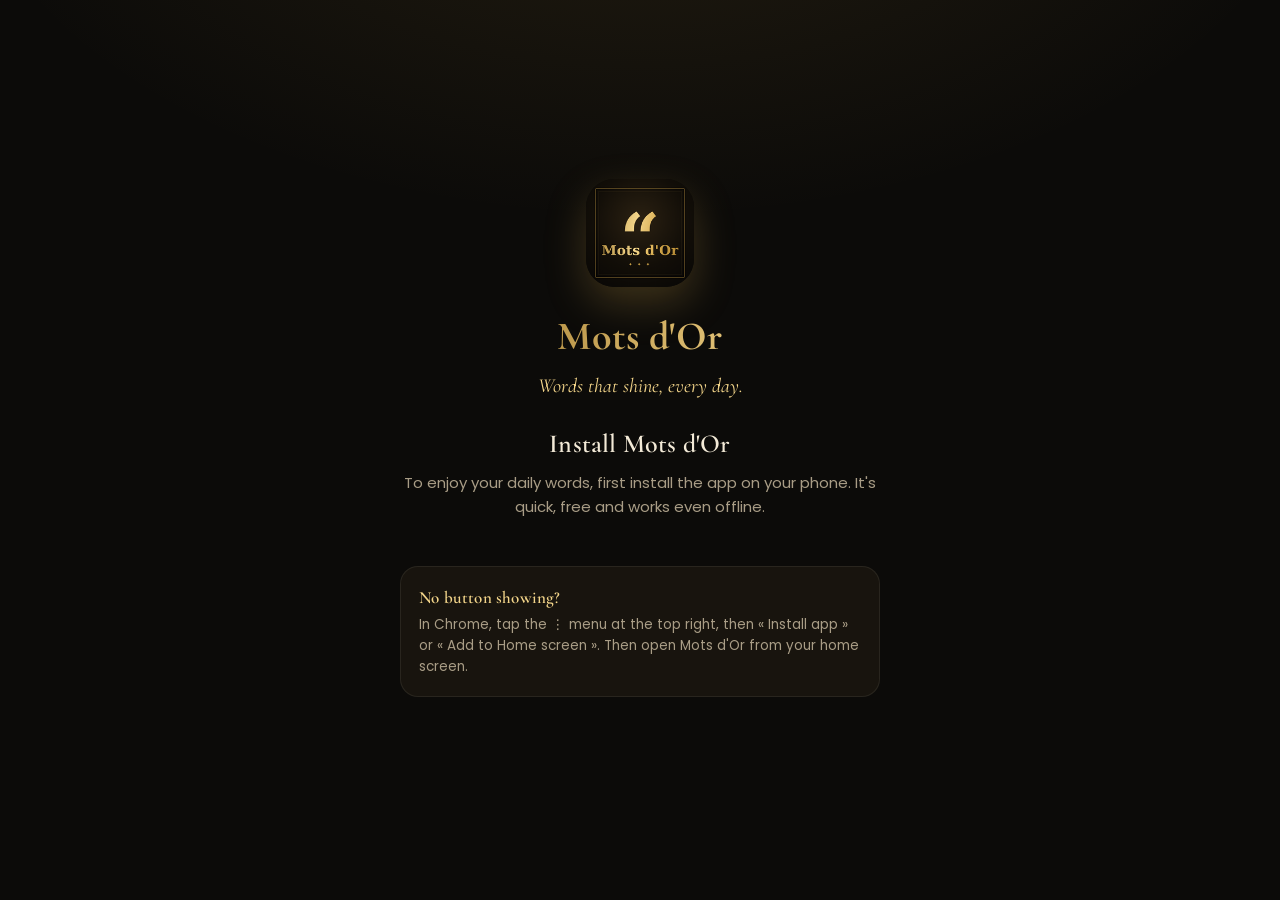
<file: mots-dor/index.html>
<!DOCTYPE html>
<html lang="fr">
<head>
  <meta charset="UTF-8">
  <meta name="viewport" content="width=device-width, initial-scale=1, viewport-fit=cover">
  <title>Mots d'Or</title>
  <meta name="description" content="Mots d'Or : 4 citations par jour, une histoire du jour, et des mots doux à partager. Par TIOKOVA STORE.">
  <meta name="theme-color" content="#0c0b09">
  <link rel="manifest" href="manifest.webmanifest">
  <link rel="icon" type="image/png" href="icons/icon-192.png">
  <link rel="apple-touch-icon" href="icons/icon-192.png">
  <link rel="preconnect" href="https://fonts.googleapis.com">
  <link rel="preconnect" href="https://fonts.gstatic.com" crossorigin>
  <link href="https://fonts.googleapis.com/css2?family=Cormorant+Garamond:ital,wght@0,500;0,600;0,700;1,500;1,600&family=Poppins:wght@300;400;500;600&display=swap" rel="stylesheet">
  <link rel="stylesheet" href="css/style.css">
</head>
<body>
  <div id="app"></div>
  <nav id="nav" class="nav hidden"></nav>
  <div id="toast" class="toast" role="status" aria-live="polite"></div>
  <div id="modal" class="modal hidden" role="dialog" aria-modal="true"></div>

  <!-- Contenu -->
  <script src="data/quotes-1.js"></script>
  <script src="data/quotes-2.js"></script>
  <script src="data/quotes-3.js"></script>
  <script src="data/stories-1.js"></script>
  <script src="data/stories-2.js"></script>
  <script src="data/stories-3.js"></script>
  <script src="data/extras.js"></script>
  <!-- Logique -->
  <script src="js/i18n.js"></script>
  <script src="js/audio.js"></script>
  <script src="js/app.js"></script>
</body>
</html>
</file>
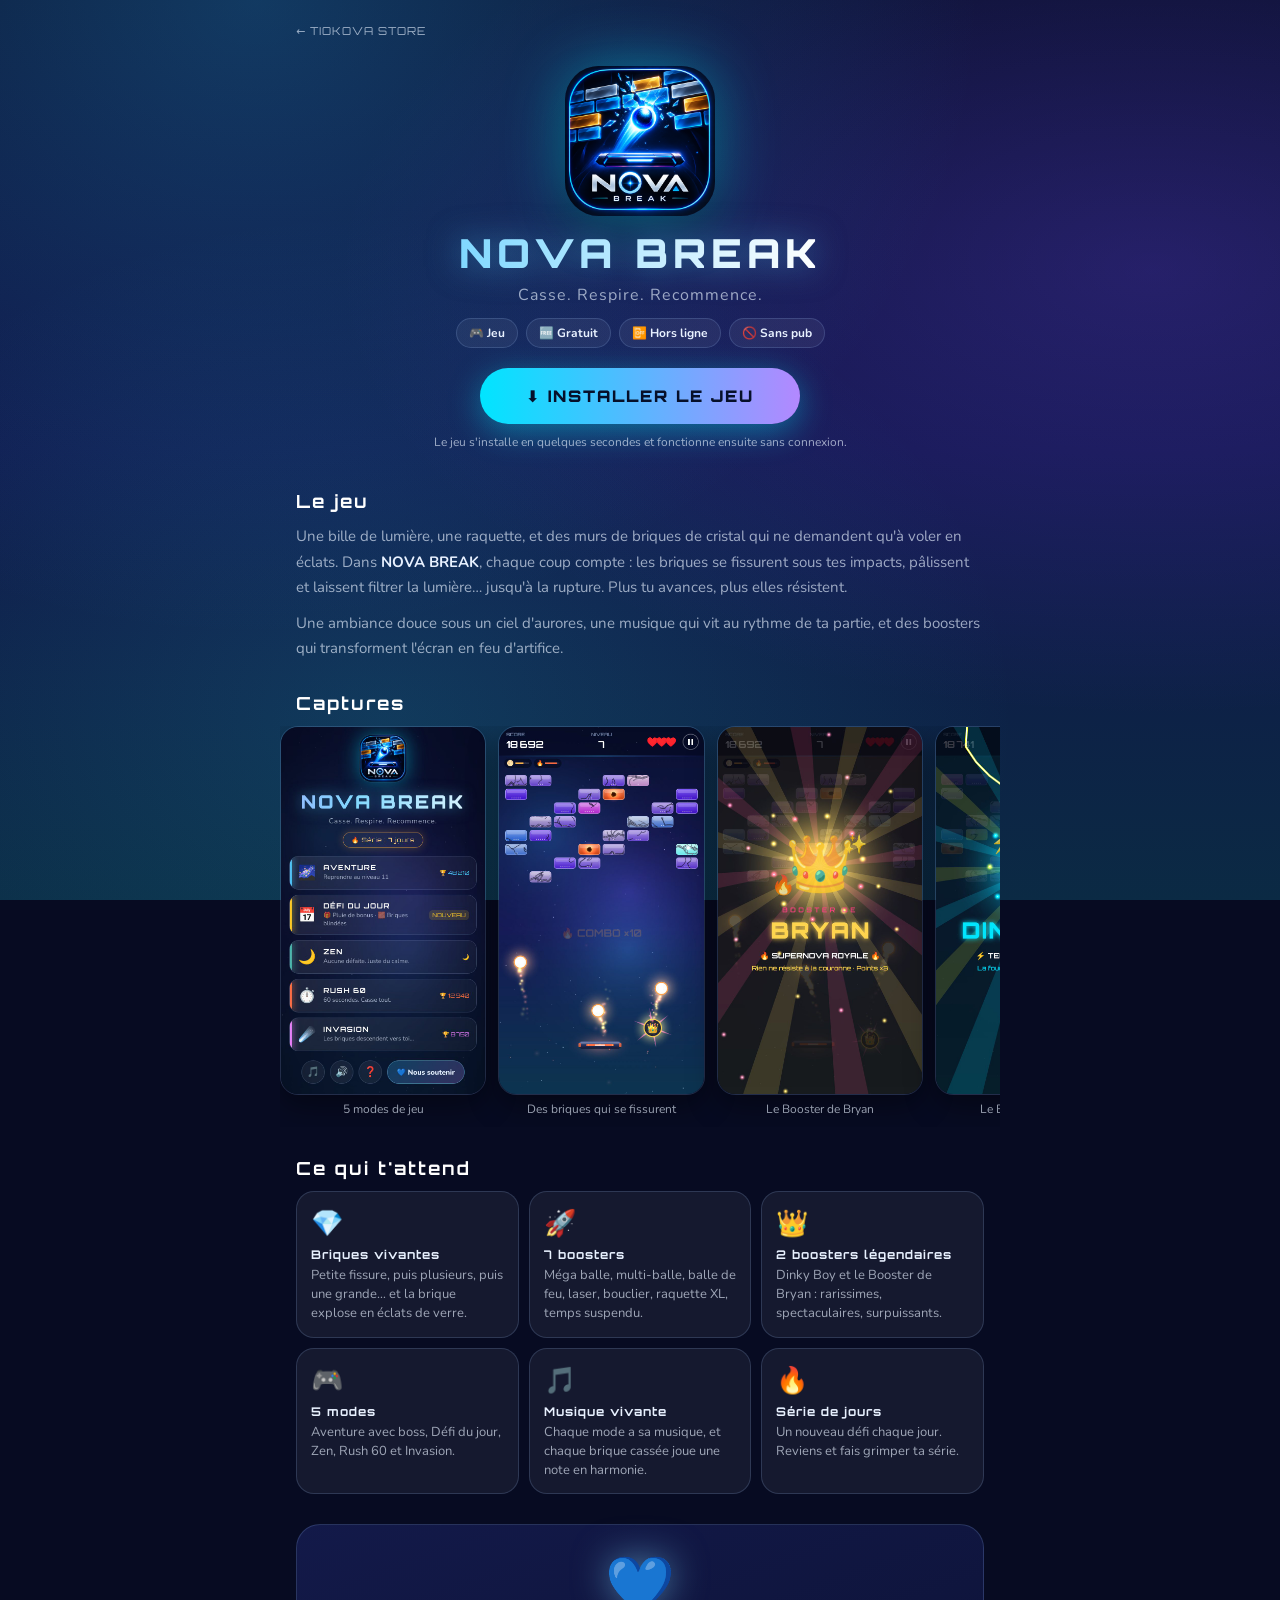
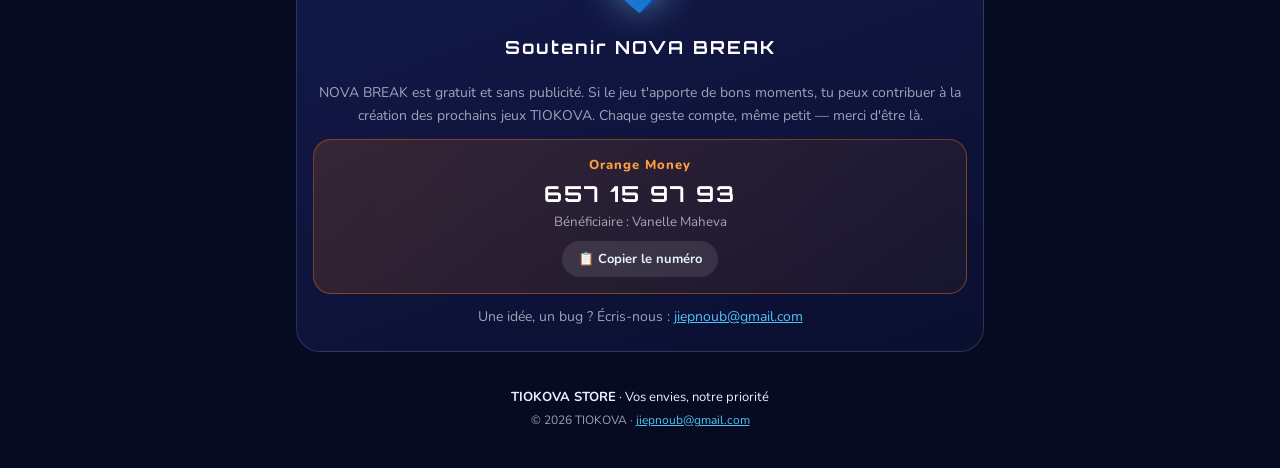
<file: nova-break/index.html>
<!DOCTYPE html>
<html lang="fr">
<head>
  <meta charset="UTF-8">
  <meta name="viewport" content="width=device-width, initial-scale=1, maximum-scale=1, user-scalable=no, viewport-fit=cover">
  <title>NOVA BREAK — TIOKOVA STORE</title>
  <meta name="description" content="NOVA BREAK : un casse-briques relaxant et spectaculaire. Briques qui se fissurent, boosters légendaires, 5 modes de jeu. Gratuit, sans pub, hors ligne.">
  <meta name="theme-color" content="#0a1030">
  <link rel="manifest" href="manifest.json">
  <link rel="icon" href="icon-192.png">
  <link rel="apple-touch-icon" href="icon-192.png">
  <link rel="preconnect" href="https://fonts.googleapis.com">
  <link rel="preconnect" href="https://fonts.gstatic.com" crossorigin>
  <link href="https://fonts.googleapis.com/css2?family=Orbitron:wght@500;700;900&family=Nunito:wght@400;600;800&display=swap" rel="stylesheet">
  <link rel="stylesheet" href="style.css">
</head>
<body>
  <!-- ========== LE JEU ========== -->
  <canvas id="jeu"></canvas>
  <div id="ecran" class="cache"></div>
  <div id="modale" class="cache"></div>

  <!-- ========== PAGE DE PRÉSENTATION (visible avant l'installation) ========== -->
  <main id="vitrine" class="cache">
    <a class="retour" href="../">← TIOKOVA STORE</a>

    <section class="hero">
      <img class="hero-icone" src="icon-512.png" alt="Icône NOVA BREAK">
      <h1>NOVA BREAK</h1>
      <p class="hero-slogan">Casse. Respire. Recommence.</p>
      <div class="badges">
        <span>🎮 Jeu</span><span>🆓 Gratuit</span><span>📴 Hors ligne</span><span>🚫 Sans pub</span>
      </div>
      <div id="zoneInstall">
        <button class="btn-installer" data-action="installer">⬇ INSTALLER LE JEU</button>
        <p id="aideInstall" class="aide-install cache">Ouvre le menu <b>⋮</b> de ton navigateur (en haut à droite), puis touche <b>« Installer l'application »</b> ou <b>« Ajouter à l'écran d'accueil »</b>.</p>
        <p class="petit">Le jeu s'installe en quelques secondes et fonctionne ensuite sans connexion.</p>
      </div>
    </section>

    <section class="bloc">
      <h2>Le jeu</h2>
      <p>Une bille de lumière, une raquette, et des murs de briques de cristal qui ne demandent qu'à voler en éclats. Dans <b>NOVA BREAK</b>, chaque coup compte : les briques se fissurent sous tes impacts, pâlissent et laissent filtrer la lumière… jusqu'à la rupture. Plus tu avances, plus elles résistent.</p>
      <p>Une ambiance douce sous un ciel d'aurores, une musique qui vit au rythme de ta partie, et des boosters qui transforment l'écran en feu d'artifice.</p>
    </section>

    <section class="bloc">
      <h2>Captures</h2>
      <div class="captures">
        <figure><img src="captures/capture1.jpg" alt="Menu de NOVA BREAK" loading="lazy"><figcaption>5 modes de jeu</figcaption></figure>
        <figure><img src="captures/capture2.jpg" alt="Partie en cours" loading="lazy"><figcaption>Des briques qui se fissurent</figcaption></figure>
        <figure><img src="captures/capture3.jpg" alt="Booster de Bryan" loading="lazy"><figcaption>Le Booster de Bryan</figcaption></figure>
        <figure><img src="captures/capture4.jpg" alt="Booster Dinky Boy" loading="lazy"><figcaption>Le Booster Dinky Boy</figcaption></figure>
        <figure><img src="captures/capture5.jpg" alt="Combat de boss" loading="lazy"><figcaption>Un boss tous les 5 niveaux</figcaption></figure>
      </div>
    </section>

    <section class="bloc">
      <h2>Ce qui t'attend</h2>
      <div class="atouts">
        <div><span>💎</span><b>Briques vivantes</b><p>Petite fissure, puis plusieurs, puis une grande… et la brique explose en éclats de verre.</p></div>
        <div><span>🚀</span><b>7 boosters</b><p>Méga balle, multi-balle, balle de feu, laser, bouclier, raquette XL, temps suspendu.</p></div>
        <div><span>👑</span><b>2 boosters légendaires</b><p>Dinky Boy et le Booster de Bryan : rarissimes, spectaculaires, surpuissants.</p></div>
        <div><span>🎮</span><b>5 modes</b><p>Aventure avec boss, Défi du jour, Zen, Rush 60 et Invasion.</p></div>
        <div><span>🎵</span><b>Musique vivante</b><p>Chaque mode a sa musique, et chaque brique cassée joue une note en harmonie.</p></div>
        <div><span>🔥</span><b>Série de jours</b><p>Un nouveau défi chaque jour. Reviens et fais grimper ta série.</p></div>
      </div>
    </section>

    <section class="bloc" id="soutienVitrine"></section>

    <footer>
      <p><b>TIOKOVA STORE</b> · Vos envies, notre priorité</p>
      <p class="petit">© 2026 TIOKOVA · <a href="mailto:jiepnoub@gmail.com">jiepnoub@gmail.com</a></p>
    </footer>
  </main>

  <script src="audio.js"></script>
  <script src="jeu.js"></script>
  <script src="app.js"></script>
</body>
</html>
</file>
<file: style.css>
/* =========================================================
   TIOKOVA STORE — style.css
   Mêmes couleurs que la première version (bleu nuit, violet),
   avec plus de profondeur et des sections plus vivantes.
   ========================================================= */

:root {
  --fond: #0b1120;
  --fond-2: #0f172a;
  --carte: #151f35;
  --carte-2: #1b2742;
  --bord: #26324d;
  --texte: #e2e8f0;
  --doux: #94a3b8;
  --violet: #7c3aed;
  --violet-clair: #a78bfa;
  --bleu: #1e3a8a;
  --cyan: #22d3ee;
  --or: #fbbf24;
  --orange: #ff7900;
  --rayon: 18px;
  --largeur: 1080px;
}

* { margin: 0; padding: 0; box-sizing: border-box; }
html { scroll-behavior: smooth; scroll-padding-top: 76px; }

body {
  font-family: "Segoe UI", system-ui, -apple-system, Roboto, Arial, sans-serif;
  background: var(--fond);
  color: var(--texte);
  line-height: 1.6;
  -webkit-font-smoothing: antialiased;
}

img { max-width: 100%; display: block; }
button { font-family: inherit; cursor: pointer; border: none; background: none; color: inherit; }
.hidden { display: none !important; }

/* ---------- Boutons ---------- */
.bouton {
  display: inline-flex;
  align-items: center;
  justify-content: center;
  gap: 8px;
  padding: 12px 22px;
  border-radius: 999px;
  font-weight: 700;
  font-size: 1rem;
  text-decoration: none;
  color: #fff;
  transition: transform .15s, background .2s, box-shadow .2s;
}
.bouton:active { transform: scale(.97); }
.bouton-plein {
  background: linear-gradient(135deg, var(--violet), #5b21b6);
  box-shadow: 0 8px 22px rgba(124, 58, 237, .35);
}
.bouton-plein:hover { box-shadow: 0 10px 28px rgba(124, 58, 237, .55); }
.bouton-vide { background: rgba(255, 255, 255, .08); border: 1px solid rgba(255, 255, 255, .18); }
.bouton-vide:hover { background: rgba(255, 255, 255, .14); }
.bouton-orange { background: linear-gradient(180deg, #ff8f1f, var(--orange)); box-shadow: 0 8px 20px rgba(255, 121, 0, .3); }
.bouton-orange.ok { background: #059669; }

/* ---------- Barre du haut ---------- */
.topnav {
  position: sticky;
  top: 0;
  z-index: 20;
  display: flex;
  align-items: center;
  gap: 16px;
  padding: 12px max(16px, calc((100% - var(--largeur)) / 2));
  background: rgba(11, 17, 32, .82);
  backdrop-filter: blur(12px);
  -webkit-backdrop-filter: blur(12px);
  border-bottom: 1px solid rgba(255, 255, 255, .06);
}
.marque { display: flex; align-items: center; gap: 10px; text-decoration: none; color: #fff; margin-right: auto; }
.marque-logo { height: 36px; width: auto; }
.marque-nom { font-weight: 800; letter-spacing: 2px; font-size: .95rem; }
.marque-nom b { color: var(--violet-clair); }
.topnav-liens { display: flex; gap: 20px; }
.topnav-liens a { color: var(--doux); text-decoration: none; font-weight: 600; font-size: .92rem; }
.topnav-liens a:hover { color: #fff; }
.btn-langue {
  border: 1px solid rgba(255, 255, 255, .2);
  border-radius: 999px;
  padding: 5px 12px;
  font-weight: 700;
  font-size: .8rem;
}
@media (max-width: 640px) { .topnav-liens { display: none; } }

/* ---------- En-tête ---------- */
.hero { position: relative; overflow: hidden; padding: 30px 20px 60px; text-align: center; }
.hero-fond {
  position: absolute;
  inset: 0;
  background:
    radial-gradient(60% 60% at 20% 10%, rgba(124, 58, 237, .55), transparent 70%),
    radial-gradient(50% 60% at 85% 30%, rgba(30, 58, 138, .8), transparent 70%),
    radial-gradient(40% 40% at 50% 100%, rgba(34, 211, 238, .18), transparent 70%);
  animation: respire 9s ease-in-out infinite alternate;
}
@keyframes respire { from { transform: scale(1); } to { transform: scale(1.12); } }
.hero-contenu { position: relative; max-width: 720px; margin: 0 auto; }
/* Logo : le fond noir de l'image "disparaît" grâce au mode screen
   (le noir ne change rien, seules les parties lumineuses s'ajoutent),
   et le masque adoucit les bords pour ne pas voir de carré. */
.hero-logo {
  width: min(340px, 82%);
  height: auto;
  margin: 0 auto 6px;
  mix-blend-mode: screen;
  -webkit-mask-image: linear-gradient(to bottom, transparent, #000 8%, #000 90%, transparent),
    linear-gradient(to right, transparent, #000 6%, #000 94%, transparent);
  -webkit-mask-composite: source-in;
  mask-image: linear-gradient(to bottom, transparent, #000 8%, #000 90%, transparent),
    linear-gradient(to right, transparent, #000 6%, #000 94%, transparent);
  mask-composite: intersect;
}
.invisible {
  position: absolute; width: 1px; height: 1px; overflow: hidden;
  clip: rect(0 0 0 0); white-space: nowrap;
}
.hero-sur {
  display: inline-block;
  font-size: .85rem;
  font-weight: 700;
  padding: 5px 14px;
  border-radius: 999px;
  background: rgba(255, 255, 255, .08);
  border: 1px solid rgba(255, 255, 255, .14);
  margin-bottom: 18px;
}
.hero h1 { font-size: clamp(2.4rem, 9vw, 4.2rem); line-height: 1; letter-spacing: 4px; font-weight: 900; color: #fff; }
.hero h1 span {
  background: linear-gradient(90deg, var(--violet-clair), var(--cyan));
  -webkit-background-clip: text;
  background-clip: text;
  color: transparent;
}
.hero-texte { margin: 18px auto 28px; font-size: 1.12rem; color: #cbd5e1; max-width: 520px; }
.hero-actions { display: flex; gap: 12px; justify-content: center; flex-wrap: wrap; }
.hero-chiffres {
  list-style: none;
  display: grid;
  grid-template-columns: repeat(4, 1fr);
  gap: 10px;
  margin-top: 40px;
}
.hero-chiffres li {
  background: rgba(255, 255, 255, .05);
  border: 1px solid rgba(255, 255, 255, .08);
  border-radius: 14px;
  padding: 12px 6px;
  display: flex;
  flex-direction: column;
}
.hero-chiffres b { font-size: 1.35rem; color: #fff; }
.hero-chiffres span { font-size: .75rem; color: var(--doux); }
@media (max-width: 480px) { .hero-chiffres { grid-template-columns: repeat(2, 1fr); } }

/* ---------- Sections ---------- */
main { max-width: var(--largeur); margin: 0 auto; padding: 0 16px; }
.section { padding: 46px 0 10px; }
.section > h2, .section-tete h2 { font-size: 1.6rem; margin-bottom: 20px; color: #fff; }
.section-tete { display: flex; align-items: center; justify-content: space-between; gap: 12px; flex-wrap: wrap; }
.section-tete h2 { margin-bottom: 0; }

/* ---------- À la une ---------- */
.une {
  display: grid;
  grid-template-columns: 1fr 1.1fr;
  gap: 30px;
  align-items: center;
  background: linear-gradient(135deg, rgba(124, 58, 237, .22), rgba(30, 58, 138, .25));
  border: 1px solid rgba(167, 139, 250, .28);
  border-radius: 26px;
  padding: 28px;
}
.une-texte { display: flex; flex-direction: column; gap: 14px; align-items: flex-start; }
.une-titre { display: flex; gap: 14px; align-items: center; }
.une-titre img { border-radius: 18px; box-shadow: 0 8px 20px rgba(0, 0, 0, .35); }
.une-titre h2 { font-size: 1.7rem; color: #fff; line-height: 1.1; }
.une-cat { color: var(--violet-clair); font-weight: 600; font-size: .9rem; }
.une-texte > p { color: #cbd5e1; }
.points { list-style: none; display: flex; flex-direction: column; gap: 6px; color: var(--texte); font-size: .95rem; }
.etiquette {
  font-size: .78rem;
  font-weight: 800;
  padding: 4px 12px;
  border-radius: 999px;
  letter-spacing: .5px;
}
.etiquette-nouveau { background: linear-gradient(90deg, #f59e0b, #ef4444); color: #fff; }
.captures {
  display: flex;
  gap: 12px;
  overflow-x: auto;
  scroll-snap-type: x mandatory;
  padding: 4px 2px 10px;
  scrollbar-width: thin;
}
.captures img {
  width: 170px;
  height: auto;
  flex-shrink: 0;
  border-radius: 18px;
  border: 3px solid #0b1120;
  box-shadow: 0 12px 30px rgba(0, 0, 0, .45);
  scroll-snap-align: start;
  cursor: zoom-in;
  transition: transform .2s;
}
.captures img:hover { transform: translateY(-4px); }
@media (max-width: 800px) {
  .une { grid-template-columns: 1fr; padding: 20px; }
  .captures img { width: 150px; }
}

/* ---------- Catalogue ---------- */
.recherche {
  display: flex;
  align-items: center;
  gap: 8px;
  background: var(--carte);
  border: 1px solid var(--bord);
  border-radius: 999px;
  padding: 8px 16px;
  min-width: 220px;
}
.recherche input { background: none; border: none; color: #fff; font-size: .95rem; width: 100%; outline: none; font-family: inherit; }
.recherche:focus-within { border-color: var(--violet); }
@media (max-width: 520px) { .recherche { width: 100%; } }
.filtres { display: flex; gap: 8px; margin: 18px 0; flex-wrap: wrap; }
.filtre {
  padding: 7px 16px;
  border-radius: 999px;
  background: var(--carte);
  border: 1px solid var(--bord);
  font-weight: 700;
  font-size: .88rem;
  color: var(--doux);
}
.filtre.actif { background: var(--violet); border-color: var(--violet); color: #fff; }

.grille-applis {
  list-style: none;
  display: grid;
  grid-template-columns: repeat(auto-fill, minmax(280px, 1fr));
  gap: 18px;
}
.carte-appli {
  position: relative;
  background: linear-gradient(180deg, var(--carte-2), var(--carte));
  border: 1px solid var(--bord);
  border-radius: var(--rayon);
  padding: 22px;
  display: flex;
  flex-direction: column;
  gap: 14px;
  transition: transform .2s, border-color .2s, box-shadow .2s;
  animation: apparait .4s ease both;
}
.carte-appli:hover { transform: translateY(-5px); border-color: var(--violet); box-shadow: 0 14px 30px rgba(0, 0, 0, .35); }
@keyframes apparait { from { opacity: 0; transform: translateY(12px); } to { opacity: 1; transform: none; } }
.carte-tete { display: flex; align-items: center; gap: 14px; }
.carte-tete img { width: 64px; height: 64px; border-radius: 16px; flex-shrink: 0; }
.carte-tete h3 { color: #fff; font-size: 1.15rem; line-height: 1.2; }
.carte-cat { color: var(--violet-clair); font-size: .82rem; font-weight: 600; }
.carte-appli > p { color: var(--doux); font-size: .95rem; flex: 1; }
.badges { display: flex; flex-wrap: wrap; gap: 6px; }
.badge {
  font-size: .72rem;
  color: #c4b5fd;
  background: #2e1065;
  padding: 3px 10px;
  border-radius: 999px;
  font-weight: 600;
}
.carte-actions { display: flex; gap: 10px; }
.carte-actions .bouton-plein { flex: 1; }
.btn-icone {
  width: 46px;
  height: 46px;
  border-radius: 50%;
  background: rgba(255, 255, 255, .07);
  border: 1px solid var(--bord);
  font-size: 1.1rem;
  flex-shrink: 0;
}
.btn-icone:hover { background: rgba(255, 255, 255, .14); }
.ruban {
  position: absolute;
  top: 14px;
  right: 14px;
  font-size: .7rem;
  font-weight: 800;
  padding: 3px 10px;
  border-radius: 999px;
  background: linear-gradient(90deg, #f59e0b, #ef4444);
  color: #fff;
}
.vide { text-align: center; color: var(--doux); padding: 30px 0; }


/* ---------- Valeurs ---------- */
.valeurs { display: grid; grid-template-columns: repeat(auto-fit, minmax(220px, 1fr)); gap: 16px; }
.valeur { background: var(--carte); border: 1px solid var(--bord); border-radius: var(--rayon); padding: 22px; }
.valeur-ico { font-size: 1.8rem; display: block; margin-bottom: 8px; }
.valeur h3 { color: #fff; margin-bottom: 6px; font-size: 1.05rem; }
.valeur p { color: var(--doux); font-size: .92rem; }

/* ---------- Installer ---------- */
.onglets { display: flex; gap: 8px; margin-bottom: 14px; flex-wrap: wrap; }
.onglet {
  padding: 9px 18px;
  border-radius: 12px;
  background: var(--carte);
  border: 1px solid var(--bord);
  font-weight: 700;
  color: var(--doux);
}
.onglet.actif { background: var(--violet); border-color: var(--violet); color: #fff; }
.panneau { display: none; background: var(--carte); border: 1px solid var(--bord); border-radius: var(--rayon); padding: 22px 22px 22px 44px; }
.panneau.actif { display: block; animation: apparait .3s ease; }
.panneau ol { display: flex; flex-direction: column; gap: 10px; color: #cbd5e1; }
.panneau b { color: #fff; }

/* ---------- Soutenir ---------- */
.soutien {
  display: grid;
  grid-template-columns: 1.2fr 1fr;
  gap: 24px;
  align-items: center;
  background: linear-gradient(135deg, rgba(255, 121, 0, .16), rgba(124, 58, 237, .12));
  border: 1px solid rgba(255, 121, 0, .3);
  border-radius: 26px;
  padding: 28px;
}
.soutien h2 { font-size: 1.6rem; color: #fff; margin-bottom: 10px; }
.soutien-texte p { color: #cbd5e1; }
.soutien-texte .petit { margin-top: 10px; font-size: .9rem; color: var(--doux); }
.om {
  background: rgba(0, 0, 0, .3);
  border-radius: 20px;
  padding: 22px;
  display: flex;
  flex-direction: column;
  gap: 10px;
  text-align: center;
}
.om-tete { font-weight: 800; display: flex; align-items: center; justify-content: center; gap: 8px; }
.om-logo { background: var(--orange); color: #fff; padding: 2px 7px; border-radius: 6px; font-size: .8rem; font-weight: 900; }
.om-numero { font-size: 2rem; font-weight: 900; letter-spacing: 2px; color: #fff; }
.om-nom { color: var(--doux); font-size: .92rem; }
.om-nom b { color: #fff; }
.avertissement { font-size: .78rem; color: #fca5a5; }
@media (max-width: 760px) { .soutien { grid-template-columns: 1fr; padding: 20px; } }

/* ---------- Contact ---------- */
.contact {
  display: flex;
  align-items: center;
  justify-content: space-between;
  gap: 20px;
  flex-wrap: wrap;
  background: var(--carte);
  border: 1px solid var(--bord);
  border-radius: 26px;
  padding: 26px;
}
.contact h2 { font-size: 1.5rem; color: #fff; margin-bottom: 6px; }
.contact p { color: var(--doux); }
.contact .contact-mail { color: var(--violet-clair); font-weight: 700; margin-top: 6px; user-select: all; }

/* ---------- FAQ ---------- */
details {
  background: var(--carte);
  border: 1px solid var(--bord);
  border-radius: 14px;
  margin-bottom: 10px;
  overflow: hidden;
}
summary {
  padding: 16px 18px;
  font-weight: 700;
  cursor: pointer;
  list-style: none;
  display: flex;
  justify-content: space-between;
  gap: 10px;
  color: #fff;
}
summary::-webkit-details-marker { display: none; }
summary::after { content: '+'; font-size: 1.3rem; color: var(--violet-clair); transition: transform .2s; line-height: 1; }
details[open] summary::after { transform: rotate(45deg); }
details p { padding: 0 18px 16px; color: var(--doux); }

/* ---------- Nouveautés ---------- */
.journal { list-style: none; border-left: 2px solid var(--bord); margin-left: 8px; display: flex; flex-direction: column; gap: 16px; }
.journal li { position: relative; padding-left: 20px; display: flex; flex-direction: column; color: #cbd5e1; }
.journal li::before {
  content: '';
  position: absolute;
  left: -7px;
  top: 7px;
  width: 12px;
  height: 12px;
  border-radius: 50%;
  background: var(--violet);
  box-shadow: 0 0 0 4px rgba(124, 58, 237, .25);
}
.journal time { font-size: .8rem; color: var(--doux); font-weight: 700; }
.journal b { color: #fff; }

/* ---------- Pied de page ---------- */
footer { margin-top: 60px; padding: 36px 20px 40px; text-align: center; border-top: 1px solid var(--bord); color: var(--doux); }
.pied-logo { margin: 0 auto 8px; height: 48px; width: auto; }
.devise { letter-spacing: 2px; text-transform: uppercase; font-size: .85rem; color: var(--violet-clair); }
.pied-marque { font-weight: 900; letter-spacing: 3px; color: #fff; font-size: 1.1rem; margin-bottom: 6px; }
.pied-marque b { color: var(--violet-clair); }
.pied-liens { margin: 12px 0; }
.pied-liens a { color: var(--doux); text-decoration: none; }
.pied-liens a:hover { color: #fff; }
.copyright { font-size: .82rem; }

/* ---------- Loupe et notification ---------- */
.loupe {
  position: fixed;
  inset: 0;
  z-index: 50;
  background: rgba(0, 0, 0, .88);
  display: flex;
  align-items: center;
  justify-content: center;
  padding: 20px;
  cursor: zoom-out;
}
.loupe img { max-height: 92vh; width: auto; border-radius: 20px; animation: apparait .25s ease; }
.notif {
  position: fixed;
  left: 50%;
  bottom: 24px;
  transform: translateX(-50%);
  z-index: 60;
  background: #111827;
  border: 1px solid #059669;
  color: #fff;
  padding: 12px 20px;
  border-radius: 14px;
  font-weight: 700;
  box-shadow: 0 10px 30px rgba(0, 0, 0, .5);
  animation: apparait .25s ease;
}

/* =========================================================
   MOTS D'OR À LA UNE + FICHE DÉTAILLÉE (comme le Play Store)
   ========================================================= */

/* Mots d'Or « À la une » : version noir et or */
.une-or {
  background: linear-gradient(135deg, rgba(212, 168, 75, .20), rgba(20, 15, 8, .85));
  border-color: rgba(243, 213, 138, .35);
}
.une-or .une-cat { color: #f3d58a; }
.une-actions { display: flex; gap: 10px; flex-wrap: wrap; }

/* Lien « Voir la fiche » sur les cartes */
.carte-appli { cursor: pointer; }
.lien-fiche {
  align-self: flex-start;
  padding: 0;
  color: var(--violet-clair);
  font-weight: 700;
  font-size: .9rem;
}
.lien-fiche:hover { text-decoration: underline; }

/* La fiche */
body.sans-defilement { overflow: hidden; }
.fiche {
  position: fixed;
  inset: 0;
  z-index: 40;
  background: rgba(2, 6, 23, .82);
  backdrop-filter: blur(6px);
  -webkit-backdrop-filter: blur(6px);
  overflow-y: auto;
  padding: 24px 12px;
  animation: apparait .25s ease;
}
.fiche-boite {
  position: relative;
  max-width: 620px;
  margin: 0 auto;
  background: linear-gradient(180deg, var(--carte-2), var(--fond-2));
  border: 1px solid var(--bord);
  border-radius: 24px;
  padding: 24px 20px 28px;
  display: flex;
  flex-direction: column;
  gap: 16px;
  box-shadow: 0 30px 60px rgba(0, 0, 0, .5);
}
.fiche-boite h3 { color: #fff; font-size: 1.1rem; margin-top: 6px; }
.fiche-boite > p { color: #cbd5e1; font-size: .96rem; line-height: 1.6; }
.fiche-fermer {
  position: absolute;
  top: 14px;
  right: 14px;
  width: 38px;
  height: 38px;
  border-radius: 50%;
  background: rgba(255, 255, 255, .08);
  border: 1px solid var(--bord);
  color: #fff;
  font-size: 1rem;
}
.fiche-tete { display: flex; gap: 16px; align-items: center; padding-right: 44px; }
.fiche-tete img { width: 84px; height: 84px; border-radius: 20px; box-shadow: 0 10px 24px rgba(0, 0, 0, .4); flex-shrink: 0; }
.fiche-tete h2 { color: #fff; font-size: 1.5rem; line-height: 1.15; margin: 0; }
.fiche-dev { color: var(--doux); font-size: .82rem; margin-top: 2px; }
.fiche-stats {
  display: grid;
  grid-template-columns: repeat(4, 1fr);
  border-top: 1px solid var(--bord);
  border-bottom: 1px solid var(--bord);
  padding: 12px 0;
  text-align: center;
}
.fiche-stats div { display: flex; flex-direction: column; gap: 2px; }
.fiche-stats div + div { border-left: 1px solid var(--bord); }
.fiche-stats b { color: #fff; font-size: 1rem; }
.fiche-stats span { color: var(--doux); font-size: .72rem; }
.fiche-actions { display: flex; gap: 10px; }
.fiche-actions .bouton-plein { flex: 1; }
.fiche .captures img { width: 150px; }

@media (prefers-reduced-motion: reduce) {
  *, *::before, *::after { animation: none !important; transition: none !important; }
  html { scroll-behavior: auto; }
}
</file>
<file: blocks/css/style.css>
/* =========================================================
   TIOKOVA BLOCKS — style.css
   Pensé d'abord pour le téléphone (mobile-first).
   Les couleurs viennent de variables (--accent, --bg1…)
   que le thème choisi modifie en direct.
   ========================================================= */

:root {
  --bg1: #0f1024;
  --bg2: #1b1442;
  --accent: #7c5cff;
  --accent2: #22d3ee;
  --board: #14152f;
  --panel: rgba(31, 33, 70, 0.75);
  --text: #f5f6ff;
  --muted: #a5a8cf;
  --gold: #ffd166;
  --danger: #ff4d6d;
  --good: #06d6a0;
  --orange: #ff7900;
  --radius: 18px;
  --safe-top: env(safe-area-inset-top, 0px);
  --safe-bottom: env(safe-area-inset-bottom, 0px);
  --font: system-ui, -apple-system, "Segoe UI", Roboto, "Helvetica Neue", Arial, sans-serif;
}

* { box-sizing: border-box; margin: 0; padding: 0; -webkit-tap-highlight-color: transparent; }

html, body {
  height: 100%;
  overflow: hidden;
  background: var(--bg1);
  color: var(--text);
  font-family: var(--font);
  -webkit-font-smoothing: antialiased;
  user-select: none;
  -webkit-user-select: none;
  touch-action: manipulation;
  overscroll-behavior: none;
}

body {
  background: radial-gradient(120% 80% at 50% 0%, var(--bg2) 0%, var(--bg1) 70%);
  opacity: 0;
  transition: opacity .3s;
}
body.ready { opacity: 1; }

button { font-family: inherit; color: inherit; border: none; background: none; cursor: pointer; }
input, select { font-family: inherit; }
.hidden { display: none !important; }
.muted { color: var(--muted); font-size: .9rem; }

#app {
  position: relative;
  height: 100vh;
  height: 100dvh;
  max-width: 560px;
  margin: 0 auto;
  overflow: hidden;
}

/* ---------- Écrans ---------- */
.screen {
  position: absolute;
  inset: 0;
  display: none;
  flex-direction: column;
  padding-top: var(--safe-top);
  overflow-y: auto;
  -webkit-overflow-scrolling: touch;
}
.screen.active { display: flex; animation: screenIn .28s ease-out; }
@keyframes screenIn { from { opacity: 0; transform: translateY(12px); } to { opacity: 1; transform: none; } }

/* ---------- Puces (pièces, niveau, série) ---------- */
.topbar {
  display: flex;
  gap: 8px;
  padding: 12px 14px 4px;
  align-items: center;
}
.chip {
  display: flex;
  align-items: center;
  gap: 6px;
  background: var(--panel);
  border: 1px solid rgba(255, 255, 255, .08);
  border-radius: 999px;
  padding: 7px 12px;
  font-size: .95rem;
  backdrop-filter: blur(6px);
  position: relative;
}
.chip b { font-weight: 800; }
.chip-icon { font-size: 1rem; }
.chip-level { flex: 1; overflow: hidden; }
.chip-coins { cursor: pointer; }
.chip-coins b { color: var(--gold); }
.chip-streak { cursor: pointer; }
.chip-streak b { color: #ff9f43; }
.chip.small { padding: 5px 10px; font-size: .85rem; }
.xpbar {
  flex: 1;
  height: 6px;
  background: rgba(255, 255, 255, .1);
  border-radius: 6px;
  overflow: hidden;
  min-width: 30px;
}
.xpbar-fill {
  height: 100%;
  width: 0;
  background: linear-gradient(90deg, var(--accent), var(--accent2));
  border-radius: 6px;
  transition: width .6s ease;
}

/* ---------- Logo ---------- */
.logo-wrap { text-align: center; padding: 22px 16px 8px; }
.logo-blocks {
  display: grid;
  grid-template-columns: repeat(3, 22px);
  grid-template-rows: repeat(2, 22px);
  gap: 4px;
  justify-content: center;
  margin-bottom: 14px;
}
.lb {
  border-radius: 6px;
  box-shadow: inset 0 -4px 0 rgba(0, 0, 0, .25), inset 0 3px 0 rgba(255, 255, 255, .25);
  animation: bob 2.4s ease-in-out infinite;
}
.lb1 { grid-column: 1; grid-row: 1; }
.lb2 { grid-column: 2; grid-row: 1; animation-delay: .15s; }
.lb3 { grid-column: 2; grid-row: 2; animation-delay: .3s; }
.lb4 { grid-column: 3; grid-row: 2; animation-delay: .45s; }
.lb5 { grid-column: 1; grid-row: 2; animation-delay: .6s; }
@keyframes bob { 0%, 100% { transform: translateY(0); } 50% { transform: translateY(-6px); } }

.logo {
  font-size: clamp(2.2rem, 11vw, 3.4rem);
  line-height: .95;
  font-weight: 900;
  letter-spacing: .02em;
  text-shadow: 0 4px 0 rgba(0, 0, 0, .35);
}
.logo span {
  background: linear-gradient(90deg, var(--accent), var(--accent2));
  -webkit-background-clip: text;
  background-clip: text;
  color: transparent;
  letter-spacing: .14em;
}
.tagline { color: var(--muted); margin-top: 8px; font-weight: 600; letter-spacing: .05em; }

.home-best {
  display: flex;
  flex-direction: column;
  align-items: center;
  margin: 6px 0 14px;
  color: var(--muted);
  font-size: .8rem;
  text-transform: uppercase;
  letter-spacing: .12em;
}
.home-best b { color: var(--gold); font-size: 1.6rem; letter-spacing: 0; }

/* ---------- Boutons ---------- */
.btn {
  display: inline-flex;
  align-items: center;
  justify-content: center;
  gap: 8px;
  padding: 12px 18px;
  border-radius: 14px;
  font-weight: 800;
  font-size: 1rem;
  transition: transform .12s, filter .2s, opacity .2s;
  text-decoration: none;
  color: var(--text);
}
.btn:active:not(:disabled) { transform: scale(.96); }
.btn:disabled { opacity: .45; cursor: default; }
.btn-primary {
  background: linear-gradient(180deg, var(--accent), color-mix(in srgb, var(--accent) 70%, #000));
  box-shadow: 0 5px 0 color-mix(in srgb, var(--accent) 50%, #000), 0 10px 20px rgba(0, 0, 0, .3);
}
.btn-ghost { background: rgba(255, 255, 255, .08); border: 1px solid rgba(255, 255, 255, .1); }
.btn-gold {
  background: linear-gradient(180deg, #ffd166, #f4a92a);
  color: #3b2400;
  box-shadow: 0 4px 0 #b97b12;
}
.btn-danger { background: rgba(255, 77, 109, .15); color: #ff8fa3; border: 1px solid rgba(255, 77, 109, .3); }
.btn-orange {
  background: linear-gradient(180deg, #ff8f1f, var(--orange));
  color: #fff;
  box-shadow: 0 5px 0 #b35400;
}
.btn-orange.ok { background: var(--good); box-shadow: 0 5px 0 #048a67; }
.btn.full { width: 100%; margin-top: 10px; }
.btn-small { padding: 8px 12px; font-size: .85rem; border-radius: 12px; white-space: nowrap; }
.btn-small.btn-primary { box-shadow: 0 3px 0 color-mix(in srgb, var(--accent) 50%, #000); }
.btn-big { width: 100%; padding: 17px 20px; font-size: 1.2rem; border-radius: 18px; }
.btn-ico { font-size: 1.1rem; }
.btn-col { display: flex; flex-direction: column; align-items: flex-start; line-height: 1.15; flex: 1; text-align: left; }
.btn-col small { font-weight: 600; font-size: .75rem; opacity: .85; }

.home-actions { display: flex; flex-direction: column; gap: 14px; padding: 0 18px; }
.btn-daily {
  background: linear-gradient(135deg, #ff7b54, #ff4d6d);
  box-shadow: 0 5px 0 #a3243e, 0 10px 20px rgba(0, 0, 0, .3);
  justify-content: flex-start;
  position: relative;
}
.btn-daily.glow { animation: dailyGlow 2s ease-in-out infinite; }
.btn-daily.done { background: linear-gradient(135deg, #f4a92a, #e07a10); box-shadow: 0 5px 0 #8a4c00; }
@keyframes dailyGlow {
  0%, 100% { box-shadow: 0 5px 0 #a3243e, 0 0 0 0 rgba(255, 77, 109, .5); }
  50% { box-shadow: 0 5px 0 #a3243e, 0 0 0 10px rgba(255, 77, 109, 0); }
}
.daily-stars { color: var(--gold); font-size: 1.1rem; letter-spacing: 1px; }
.daily-stars i, .mini-stars i { color: rgba(255, 255, 255, .25); font-style: normal; }

.home-grid {
  display: grid;
  grid-template-columns: repeat(3, 1fr);
  gap: 10px;
  padding: 20px 18px 10px;
}
.tile {
  position: relative;
  display: flex;
  flex-direction: column;
  align-items: center;
  gap: 6px;
  padding: 14px 6px;
  background: var(--panel);
  border: 1px solid rgba(255, 255, 255, .07);
  border-radius: var(--radius);
  font-size: .8rem;
  font-weight: 700;
  text-align: center;
  transition: transform .12s;
}
.tile:active { transform: scale(.95); }
.tile-ico { font-size: 1.6rem; }
.tile-donate { background: linear-gradient(160deg, rgba(255, 121, 0, .25), rgba(255, 121, 0, .08)); border-color: rgba(255, 121, 0, .35); }
.badge {
  position: absolute;
  top: 6px;
  right: 8px;
  min-width: 20px;
  height: 20px;
  padding: 0 6px;
  border-radius: 10px;
  background: var(--danger);
  color: #fff;
  font-size: .72rem;
  font-weight: 900;
  display: flex;
  align-items: center;
  justify-content: center;
  animation: pop .4s ease;
}
@keyframes pop { from { transform: scale(0); } 70% { transform: scale(1.25); } to { transform: scale(1); } }
.home-footer {
  margin-top: auto;
  text-align: center;
  padding: 14px 0 calc(14px + var(--safe-bottom));
  font-size: .72rem;
  color: var(--muted);
  letter-spacing: .1em;
}

/* ---------- Écran de jeu ---------- */
#screen-game { overflow: hidden; }
.game-top {
  display: grid;
  grid-template-columns: 56px 1fr 92px;
  align-items: center;
  padding: 10px 12px 0;
  min-height: 70px;
}
.icon-btn {
  width: 44px;
  height: 44px;
  border-radius: 14px;
  background: var(--panel);
  border: 1px solid rgba(255, 255, 255, .08);
  font-size: 1rem;
  font-weight: 900;
  display: flex;
  align-items: center;
  justify-content: center;
}
.icon-btn:active { transform: scale(.92); }
.game-scores { text-align: center; }
.score-now { font-size: 2.4rem; font-weight: 900; line-height: 1; text-shadow: 0 3px 0 rgba(0, 0, 0, .35); }
.score-best { color: var(--gold); font-weight: 800; font-size: .9rem; margin-top: 2px; }
.game-right { display: flex; flex-direction: column; align-items: flex-end; gap: 2px; }
.timer {
  font-weight: 900;
  font-size: 1.25rem;
  background: var(--panel);
  padding: 4px 10px;
  border-radius: 10px;
  font-variant-numeric: tabular-nums;
}
.timer.urgent { color: #fff; background: var(--danger); animation: shakeX .5s infinite; }
@keyframes shakeX { 0%, 100% { transform: translateX(0); } 25% { transform: translateX(-2px); } 75% { transform: translateX(2px); } }
.target { text-align: right; line-height: 1.1; }
.target small { display: block; font-size: .65rem; color: var(--muted); font-weight: 700; }
.mini-stars { color: var(--gold); font-size: .9rem; }

.combo-banner {
  position: absolute;
  top: calc(78px + var(--safe-top));
  left: 50%;
  transform: translateX(-50%) scale(0);
  background: linear-gradient(90deg, var(--accent), var(--accent2));
  padding: 5px 16px;
  border-radius: 999px;
  font-weight: 900;
  font-size: .95rem;
  letter-spacing: .08em;
  z-index: 5;
  pointer-events: none;
  box-shadow: 0 6px 18px rgba(0, 0, 0, .35);
}
.combo-banner.show { animation: comboIn 1.4s ease forwards; }
@keyframes comboIn {
  0% { transform: translateX(-50%) scale(0); opacity: 1; }
  15% { transform: translateX(-50%) scale(1.25); }
  25% { transform: translateX(-50%) scale(1); }
  80% { transform: translateX(-50%) scale(1); opacity: 1; }
  100% { transform: translateX(-50%) scale(.9); opacity: 0; }
}

.canvas-wrap { flex: 1; position: relative; min-height: 0; }
#game-canvas { display: block; touch-action: none; }

.powerbar {
  display: flex;
  justify-content: center;
  gap: 12px;
  padding: 6px 12px calc(12px + var(--safe-bottom));
}
.power {
  position: relative;
  display: flex;
  flex-direction: column;
  align-items: center;
  width: 82px;
  padding: 8px 4px 6px;
  border-radius: 16px;
  background: var(--panel);
  border: 2px solid transparent;
  transition: transform .12s, border-color .2s;
}
.power:active { transform: scale(.92); }
.power.active { border-color: var(--accent2); background: color-mix(in srgb, var(--accent2) 25%, transparent); animation: wiggle .6s ease infinite; }
.power.pulse { animation: pulseP .5s ease 3; }
@keyframes wiggle { 0%, 100% { transform: rotate(0); } 25% { transform: rotate(-4deg); } 75% { transform: rotate(4deg); } }
@keyframes pulseP { 50% { transform: scale(1.15); border-color: var(--gold); } }
.power-ico { font-size: 1.5rem; }
.power-name { font-size: .7rem; font-weight: 700; color: var(--muted); }
.power-count {
  position: absolute;
  top: -6px;
  right: -4px;
  background: var(--accent);
  border-radius: 10px;
  min-width: 22px;
  height: 22px;
  font-size: .75rem;
  font-weight: 900;
  display: flex;
  align-items: center;
  justify-content: center;
  padding: 0 5px;
  border: 2px solid var(--bg1);
}
.power-hint {
  position: absolute;
  left: 50%;
  bottom: calc(100px + var(--safe-bottom));
  transform: translateX(-50%);
  background: rgba(0, 0, 0, .75);
  padding: 8px 14px;
  border-radius: 12px;
  font-size: .85rem;
  font-weight: 700;
  white-space: nowrap;
  pointer-events: none;
  z-index: 6;
}

/* ---------- Sous-écrans ---------- */
.sub-top {
  position: sticky;
  top: 0;
  z-index: 3;
  display: grid;
  grid-template-columns: 44px 1fr auto;
  gap: 10px;
  align-items: center;
  padding: 12px 14px;
  background: linear-gradient(180deg, var(--bg1) 70%, transparent);
}
.sub-top h2 { font-size: 1.25rem; font-weight: 900; text-align: center; }
.sub-top > span:last-child { min-width: 44px; }
.back { font-size: 1.3rem; }
.sub-body { padding: 4px 14px calc(30px + var(--safe-bottom)); display: flex; flex-direction: column; gap: 12px; }
.section-title { font-size: 1rem; font-weight: 800; margin: 6px 2px 0; }
.section-title small { color: var(--muted); font-weight: 600; font-size: .78rem; }
.card {
  background: var(--panel);
  border: 1px solid rgba(255, 255, 255, .07);
  border-radius: var(--radius);
  padding: 14px;
}
.list { display: flex; flex-direction: column; gap: 10px; }
.empty { text-align: center; color: var(--muted); padding: 30px 10px; }
.about { color: var(--muted); font-size: .8rem; text-align: center; line-height: 1.5; padding: 4px 10px; }

.tabs {
  display: flex;
  background: rgba(0, 0, 0, .25);
  border-radius: 14px;
  padding: 4px;
  gap: 4px;
}
.tab { flex: 1; padding: 10px 6px; border-radius: 10px; font-weight: 800; font-size: .88rem; color: var(--muted); }
.tab.active { background: var(--accent); color: #fff; }
#shop-content, #records-content { display: flex; flex-direction: column; gap: 10px; margin-top: 4px; }

/* Missions / succès / boutique : même structure */
.mission, .ach, .shop-item, .chest-card, .bonus-card {
  display: flex;
  align-items: center;
  gap: 12px;
}
.mission-ico, .ach-ico, .shop-ico, .bonus-chest, .chest-ico {
  font-size: 1.7rem;
  width: 46px;
  height: 46px;
  flex-shrink: 0;
  display: flex;
  align-items: center;
  justify-content: center;
  border-radius: 14px;
  background: rgba(255, 255, 255, .06);
}
.mission-main { flex: 1; min-width: 0; display: flex; flex-direction: column; gap: 4px; }
.mission-main b { font-size: .95rem; }
.mission-main small { color: var(--muted); font-size: .78rem; }
.mission-txt { font-weight: 700; font-size: .92rem; }
.mission.done { border-color: color-mix(in srgb, var(--good) 60%, transparent); }
.mission.claimed, .ach.claimed { opacity: .55; }
.ach:not(.unlocked) .ach-ico { filter: grayscale(1); opacity: .6; }
.ach.unlocked:not(.claimed) { border-color: rgba(255, 209, 102, .6); }
.owned { color: var(--muted); font-weight: 700; font-size: .8rem; }
.pbar { height: 7px; background: rgba(255, 255, 255, .1); border-radius: 7px; overflow: hidden; }
.pbar-fill { height: 100%; background: linear-gradient(90deg, var(--good), var(--accent2)); border-radius: 7px; transition: width .5s; }
.chest-ico.ready { animation: bob 1.2s ease-in-out infinite; background: rgba(255, 209, 102, .2); }
.ach-count { font-weight: 800; color: var(--gold); font-size: .9rem; text-align: right; }

/* Série */
.streak-card { display: flex; flex-direction: column; gap: 12px; background: linear-gradient(160deg, rgba(255, 159, 67, .2), var(--panel)); }
.streak-head { display: flex; align-items: center; gap: 12px; }
.streak-head > div:nth-child(2) { flex: 1; display: flex; flex-direction: column; }
.streak-head b { font-size: 1.15rem; }
.streak-head small { color: var(--muted); font-size: .8rem; }
.streak-flame { font-size: 2.2rem; animation: bob 1.6s ease-in-out infinite; }
.freeze { background: rgba(120, 200, 255, .15); padding: 6px 10px; border-radius: 10px; font-weight: 800; }
.streak-days { display: grid; grid-template-columns: repeat(7, 1fr); gap: 5px; }
.sday {
  display: flex;
  flex-direction: column;
  align-items: center;
  gap: 2px;
  padding: 6px 2px;
  border-radius: 10px;
  background: rgba(0, 0, 0, .2);
  font-size: .62rem;
  color: var(--muted);
}
.sday-r { font-size: 1.05rem; }
.sday-c { font-weight: 800; color: var(--gold); font-size: .72rem; }
.sday.past { opacity: .45; }
.sday.today { background: linear-gradient(180deg, #ff9f43, #ff6b35); color: #fff; transform: scale(1.08); box-shadow: 0 4px 12px rgba(255, 107, 53, .4); }
.sday.today .sday-c { color: #fff; }

/* Thèmes */
.theme-grid { display: grid; grid-template-columns: repeat(2, 1fr); gap: 10px; }
.theme-card {
  background: var(--panel);
  border: 2px solid rgba(255, 255, 255, .07);
  border-radius: var(--radius);
  padding: 8px;
  display: flex;
  flex-direction: column;
  gap: 8px;
  align-items: stretch;
}
.theme-card.active { border-color: var(--accent2); }
.theme-card.locked .theme-prev { filter: grayscale(.8) brightness(.6); }
.theme-prev { width: 100%; height: 72px; border-radius: 12px; display: block; }
.theme-name { font-weight: 800; text-align: center; font-size: .92rem; }

/* Records */
.board-list { padding: 6px 8px; }
.board-row { display: flex; align-items: center; gap: 10px; padding: 10px 6px; border-bottom: 1px solid rgba(255, 255, 255, .06); }
.board-row:last-child { border-bottom: none; }
.board-row .rank { width: 32px; text-align: center; font-weight: 900; font-size: 1.05rem; }
.board-row .who { flex: 1; display: flex; flex-direction: column; font-weight: 700; min-width: 0; }
.board-row .who small { color: var(--muted); font-weight: 600; font-size: .75rem; }
.board-row b { font-size: 1.1rem; color: var(--gold); }
.board-row.top b { font-size: 1.25rem; }
.cal { display: grid; grid-template-columns: repeat(7, 1fr); gap: 6px; margin-top: 10px; }
.cal-day {
  aspect-ratio: 1;
  border-radius: 10px;
  background: rgba(0, 0, 0, .25);
  display: flex;
  flex-direction: column;
  align-items: center;
  justify-content: center;
  font-size: .75rem;
  font-weight: 700;
  color: var(--muted);
}
.cal-day i { font-style: normal; font-size: .55rem; color: var(--gold); letter-spacing: -1px; }
.cal-day.s0 { background: rgba(255, 255, 255, .1); color: var(--text); }
.cal-day.s1 { background: color-mix(in srgb, var(--accent) 35%, transparent); color: #fff; }
.cal-day.s2 { background: color-mix(in srgb, var(--accent) 60%, transparent); color: #fff; }
.cal-day.s3 { background: linear-gradient(135deg, #f4a92a, #e07a10); color: #fff; }
.cal-day.s3 i { color: #fff; }
.cal-day.today { outline: 2px solid var(--accent2); }
.stat-grid { display: grid; grid-template-columns: repeat(2, 1fr); gap: 10px; }
.stat {
  background: var(--panel);
  border-radius: 16px;
  padding: 12px;
  display: flex;
  flex-direction: column;
  gap: 2px;
}
.stat span { font-size: 1.2rem; }
.stat b { font-size: 1.3rem; }
.stat small { color: var(--muted); font-size: .75rem; }

/* Réglages */
.setting-list { padding: 4px 14px; }
.setting {
  display: flex;
  align-items: center;
  justify-content: space-between;
  gap: 12px;
  padding: 13px 0;
  border-bottom: 1px solid rgba(255, 255, 255, .06);
  font-weight: 700;
}
.setting:last-child { border-bottom: none; }
.setting input[type=text], .setting select {
  background: rgba(0, 0, 0, .3);
  color: var(--text);
  border: 1px solid rgba(255, 255, 255, .12);
  border-radius: 10px;
  padding: 8px 10px;
  font-size: .95rem;
  max-width: 55%;
  user-select: text;
  -webkit-user-select: text;
}
.switch {
  appearance: none;
  -webkit-appearance: none;
  width: 50px;
  height: 28px;
  border-radius: 28px;
  background: rgba(255, 255, 255, .15);
  position: relative;
  transition: background .2s;
  cursor: pointer;
  flex-shrink: 0;
}
.switch::after {
  content: '';
  position: absolute;
  top: 3px;
  left: 3px;
  width: 22px;
  height: 22px;
  border-radius: 50%;
  background: #fff;
  transition: transform .2s;
}
.switch:checked { background: var(--good); }
.switch:checked::after { transform: translateX(22px); }

/* Don */
.donate-hero { text-align: center; line-height: 1.55; }
.donate-heart { font-size: 2.6rem; margin-bottom: 6px; animation: beat 1.4s ease-in-out infinite; }
@keyframes beat { 0%, 100% { transform: scale(1); } 15% { transform: scale(1.15); } 30% { transform: scale(1); } }
.om-card { background: linear-gradient(160deg, rgba(255, 121, 0, .28), rgba(0, 0, 0, .25)); border-color: rgba(255, 121, 0, .4); text-align: center; }
.om-head { display: flex; align-items: center; justify-content: center; gap: 8px; font-weight: 800; }
.om-logo { background: var(--orange); color: #fff; border-radius: 8px; padding: 3px 7px; font-weight: 900; font-size: .85rem; }
.om-number { font-size: 2rem; font-weight: 900; letter-spacing: .06em; margin: 10px 0 4px; font-variant-numeric: tabular-nums; user-select: text; -webkit-user-select: text; }
.om-name { color: var(--muted); margin-bottom: 6px; }
.om-name b { color: var(--text); }
.steps { padding-left: 20px; display: flex; flex-direction: column; gap: 8px; margin-top: 8px; line-height: 1.45; font-size: .92rem; }
.note { margin-top: 12px; font-size: .8rem; color: #ffb4a2; background: rgba(255, 77, 109, .1); padding: 10px; border-radius: 10px; }

/* ---------- Modale ---------- */
.modal-backdrop {
  position: fixed;
  inset: 0;
  background: rgba(5, 5, 15, .7);
  backdrop-filter: blur(4px);
  display: flex;
  align-items: center;
  justify-content: center;
  padding: 20px;
  z-index: 50;
}
.modal {
  width: 100%;
  max-width: 380px;
  max-height: 90vh;
  overflow-y: auto;
  background: linear-gradient(180deg, color-mix(in srgb, var(--bg2) 85%, #fff 5%), var(--bg1));
  border: 1px solid rgba(255, 255, 255, .1);
  border-radius: 24px;
  padding: 22px 18px 18px;
  text-align: center;
  box-shadow: 0 20px 60px rgba(0, 0, 0, .5);
  animation: modalIn .3s cubic-bezier(.2, 1.4, .4, 1);
}
@keyframes modalIn { from { transform: scale(.8); opacity: 0; } to { transform: scale(1); opacity: 1; } }
.modal-icon { font-size: 2.6rem; margin-bottom: 4px; }
.modal-title { font-size: 1.35rem; font-weight: 900; margin-bottom: 10px; }
.modal-body { display: flex; flex-direction: column; gap: 10px; line-height: 1.5; font-size: .95rem; }
.modal-actions { display: flex; flex-direction: column; gap: 10px; margin-top: 18px; }
.modal-actions .btn { width: 100%; }
.big-reward { font-size: 1.5rem; font-weight: 900; color: var(--gold); }
.streak-big { font-size: 3rem; font-weight: 900; color: #ff9f43; }
.star-goals { display: flex; justify-content: center; gap: 8px; }
.star-goals div { background: rgba(255, 255, 255, .07); border-radius: 12px; padding: 8px 10px; font-weight: 800; display: flex; flex-direction: column; font-size: .9rem; }
.star-goals span { color: var(--gold); }

.result { display: flex; flex-direction: column; align-items: center; gap: 8px; }
.result-label { text-transform: uppercase; letter-spacing: .12em; font-size: .75rem; color: var(--muted); font-weight: 700; }
.result-score { font-size: 3.2rem; font-weight: 900; line-height: 1; animation: pop .5s ease; }
.result-record { color: var(--gold); font-weight: 900; animation: pop .6s ease .2s both; }
.result-stars { display: flex; gap: 6px; font-size: 2.4rem; }
.rstar { color: rgba(255, 255, 255, .15); }
.rstar.on { color: var(--gold); animation: starIn .5s cubic-bezier(.2, 1.6, .4, 1) both; text-shadow: 0 0 16px rgba(255, 209, 102, .7); }
@keyframes starIn { from { transform: scale(0) rotate(-90deg); } to { transform: scale(1) rotate(0); } }
.result-grid { display: grid; grid-template-columns: repeat(3, 1fr); gap: 8px; width: 100%; margin-top: 6px; }
.result-grid div { background: rgba(255, 255, 255, .06); border-radius: 12px; padding: 8px 4px; display: flex; flex-direction: column; }
.result-grid b { font-size: 1.15rem; }
.result-grid span { font-size: .68rem; color: var(--muted); }
.result-rewards { display: flex; gap: 14px; font-weight: 900; color: var(--gold); font-size: 1.05rem; }
.result-level { background: linear-gradient(90deg, var(--accent), var(--accent2)); padding: 6px 12px; border-radius: 10px; font-weight: 800; }

/* ---------- Tutoriel ---------- */
.tuto {
  position: fixed;
  inset: 0;
  z-index: 60;
  background: rgba(5, 5, 15, .85);
  display: flex;
  align-items: center;
  justify-content: center;
  padding: 20px;
}
.tuto-card {
  width: 100%;
  max-width: 360px;
  background: linear-gradient(180deg, var(--bg2), var(--bg1));
  border-radius: 24px;
  padding: 22px;
  text-align: center;
  border: 1px solid rgba(255, 255, 255, .1);
}
.tuto-card h2 { font-size: 1.35rem; margin: 14px 0 8px; }
.tuto-card p { color: var(--muted); line-height: 1.5; min-height: 70px; }
.tuto-anim { height: 150px; position: relative; display: flex; align-items: center; justify-content: center; }
.t-grid { display: grid; grid-template-columns: repeat(4, 26px); gap: 4px; padding: 8px; background: var(--board); border-radius: 12px; }
.t-grid i { width: 26px; height: 26px; border-radius: 6px; background: rgba(255, 255, 255, .08); }
.t-piece { position: absolute; display: flex; gap: 4px; }
.t-piece b { width: 26px; height: 26px; border-radius: 6px; background: var(--c); box-shadow: inset 0 -3px 0 rgba(0, 0, 0, .25); }
.anim-drag .t-piece { animation: tDrag 2.2s ease-in-out infinite; }
@keyframes tDrag {
  0% { transform: translate(0, 75px); }
  45%, 80% { transform: translate(-15px, -15px); }
  100% { transform: translate(0, 75px); }
}
.anim-line .t-piece { animation: tLine 2.2s ease-in-out infinite; }
@keyframes tLine {
  0% { transform: translate(40px, 75px); opacity: 1; }
  45% { transform: translate(45px, -15px); opacity: 1; }
  60%, 100% { transform: translate(45px, -15px) scale(1.6); opacity: 0; }
}
.anim-line .t-grid i:nth-child(n+5):nth-child(-n+7) { animation: tFlash 2.2s infinite; }
@keyframes tFlash { 0%, 50% { opacity: 1; } 60%, 95% { opacity: 0; transform: scale(1.4); } 100% { opacity: 1; } }
.t-combo { font-size: 1.6rem; font-weight: 900; display: flex; gap: 8px; align-items: center; }
.t-combo span { background: linear-gradient(90deg, var(--accent), var(--accent2)); padding: 4px 10px; border-radius: 10px; font-size: 1.1rem; animation: pop 1.8s infinite; }
.t-combo span:nth-child(2) { animation-delay: .3s; }
.t-combo span:nth-child(3) { animation-delay: .6s; }
.t-daily { display: flex; gap: 18px; font-size: 3rem; }
.t-daily span { animation: bob 1.5s ease-in-out infinite; }
.t-daily span:nth-child(2) { animation-delay: .2s; }
.t-daily span:nth-child(3) { animation-delay: .4s; }
.tuto-dots { display: flex; justify-content: center; gap: 6px; margin: 12px 0; }
.tuto-dots span { width: 8px; height: 8px; border-radius: 50%; background: rgba(255, 255, 255, .2); transition: all .3s; }
.tuto-dots span.on { width: 22px; border-radius: 4px; background: var(--accent); }
.tuto-actions { display: flex; gap: 10px; }
.tuto-actions .btn { flex: 1; }

/* ---------- Écran « Installe le jeu » ---------- */
.gate {
  position: fixed;
  inset: 0;
  z-index: 90;
  overflow-y: auto;
  display: flex;
  align-items: center;
  justify-content: center;
  padding: 24px 18px calc(24px + var(--safe-bottom));
  background: radial-gradient(120% 80% at 50% 0%, var(--bg2) 0%, var(--bg1) 70%);
}
.gate-card { width: 100%; max-width: 400px; text-align: center; display: flex; flex-direction: column; align-items: center; gap: 14px; }
.gate-icon { border-radius: 26px; box-shadow: 0 14px 40px rgba(0, 0, 0, .45); animation: bob 2.4s ease-in-out infinite; }
.gate-title { font-size: 2.1rem; font-weight: 900; line-height: 1; }
.gate-title span {
  background: linear-gradient(90deg, var(--accent), var(--accent2));
  -webkit-background-clip: text; background-clip: text; color: transparent; letter-spacing: .1em;
}
.gate-sub { color: var(--muted); font-size: 1rem; }
.gate-points { list-style: none; display: flex; flex-direction: column; gap: 8px; width: 100%; }
.gate-points li { background: var(--panel); border-radius: 14px; padding: 11px 14px; font-weight: 700; text-align: left; }
.gate-action { width: 100%; margin-top: 6px; }
.gate-steps {
  text-align: left; padding: 16px 16px 16px 36px; background: var(--panel);
  border: 1px solid rgba(255, 255, 255, .1); border-radius: 16px;
  display: flex; flex-direction: column; gap: 10px; line-height: 1.45;
}
.gate-warn { background: rgba(255, 159, 67, .15); border: 1px solid rgba(255, 159, 67, .4); border-radius: 14px; padding: 12px; line-height: 1.45; }
.gate-ok { background: rgba(6, 214, 160, .15); border: 1px solid var(--good); border-radius: 14px; padding: 14px; font-weight: 700; line-height: 1.45; }
.gate-foot { color: var(--muted); font-size: .82rem; }

/* ---------- Notifications et effets ---------- */
.toasts {
  position: fixed;
  top: calc(12px + var(--safe-top));
  left: 50%;
  transform: translateX(-50%);
  z-index: 70;
  display: flex;
  flex-direction: column;
  gap: 8px;
  width: min(92vw, 420px);
  pointer-events: none;
}
.toast {
  background: rgba(20, 20, 40, .95);
  border: 1px solid rgba(255, 255, 255, .12);
  padding: 11px 14px;
  border-radius: 14px;
  font-weight: 700;
  font-size: .9rem;
  text-align: center;
  box-shadow: 0 8px 24px rgba(0, 0, 0, .4);
  animation: toastIn .3s ease;
  transition: opacity .4s, transform .4s;
}
.toast.good { border-color: var(--good); }
.toast.gold { border-color: var(--gold); background: linear-gradient(90deg, rgba(80, 60, 0, .95), rgba(40, 30, 0, .95)); }
.toast.warn { border-color: var(--danger); }
.toast.out { opacity: 0; transform: translateY(-10px); }
@keyframes toastIn { from { opacity: 0; transform: translateY(-14px); } to { opacity: 1; transform: none; } }

.floating-layer { position: fixed; inset: 0; pointer-events: none; z-index: 80; overflow: hidden; }
.fly-coin { position: fixed; font-size: 1.3rem; transition: transform .7s cubic-bezier(.5, -0.3, .7, 1), opacity .7s; }
.confetti {
  position: absolute;
  top: -20px;
  width: 9px;
  height: 14px;
  border-radius: 2px;
  animation: fall linear forwards;
}
@keyframes fall {
  to { transform: translateY(110vh) rotate(720deg); }
}

/* Écrans larges (tablette / ordinateur) */
@media (min-width: 600px) {
  #app { border-left: 1px solid rgba(255, 255, 255, .05); border-right: 1px solid rgba(255, 255, 255, .05); }
}
/* Très petits écrans */
@media (max-height: 640px) {
  .logo-wrap { padding-top: 10px; }
  .logo-blocks { display: none; }
  .home-grid { padding-top: 12px; }
  .tile { padding: 10px 6px; }
}
@media (prefers-reduced-motion: reduce) {
  *, *::before, *::after { animation-duration: .01ms !important; animation-iteration-count: 1 !important; transition-duration: .01ms !important; }
}
</file>
<file: mots-dor/css/style.css>
/* ===== Mots d'Or — Style noir & or ===== */
:root {
  --bg: #0c0b09;
  --bg2: #14110c;
  --card: #18140e;
  --card2: #1f1a12;
  --line: rgba(212, 168, 75, 0.22);
  --line-soft: rgba(243, 234, 215, 0.08);
  --gold: #d4a84b;
  --gold2: #f3d58a;
  --gold-deep: #9c7426;
  --text: #f3ead7;
  --muted: #a99d86;
  --dim: #6f6656;
  --ok: #7fc48a;
  --serif: "Cormorant Garamond", "Noto Serif", Georgia, serif;
  --sans: "Poppins", "Roboto", system-ui, sans-serif;
  --q-scale: 1;
  --radius: 18px;
  --nav-h: 68px;
}

* { box-sizing: border-box; margin: 0; padding: 0; -webkit-tap-highlight-color: transparent; }
html, body { background: var(--bg); color: var(--text); font-family: var(--sans); font-size: 15px; line-height: 1.55; min-height: 100%; }
body {
  background:
    radial-gradient(1000px 600px at 50% -200px, rgba(212, 168, 75, 0.12), transparent 70%),
    var(--bg);
  background-attachment: fixed;
  overscroll-behavior-y: none;
}
button { font: inherit; color: inherit; background: none; border: none; cursor: pointer; }
input { font: inherit; color: inherit; }
.hidden { display: none !important; }

#app { max-width: 520px; margin: 0 auto; padding: calc(18px + env(safe-area-inset-top)) 16px calc(var(--nav-h) + 28px + env(safe-area-inset-bottom)); min-height: 100vh; }
#app.no-nav { padding-bottom: 32px; }

/* ===== Typo ===== */
.serif { font-family: var(--serif); }
.gold { color: var(--gold); }
.muted { color: var(--muted); }
.small { font-size: 12.5px; }
h1, h2, h3 { font-family: var(--serif); font-weight: 600; letter-spacing: 0.2px; }
h1 { font-size: 34px; line-height: 1.1; }
h2 { font-size: 26px; line-height: 1.2; }
h3 { font-size: 20px; }
.eyebrow { font-size: 11px; letter-spacing: 3px; text-transform: uppercase; color: var(--gold); font-weight: 500; }

.wordmark {
  font-family: var(--serif); font-weight: 700; font-size: 26px; letter-spacing: 0.5px;
  background: linear-gradient(100deg, var(--gold-deep) 0%, var(--gold2) 35%, var(--gold) 55%, var(--gold2) 75%, var(--gold-deep) 100%);
  background-size: 250% 100%;
  -webkit-background-clip: text; background-clip: text; color: transparent;
  animation: shimmer 7s ease-in-out infinite;
}
@keyframes shimmer { 0%, 100% { background-position: 0% 0; } 50% { background-position: 100% 0; } }

/* ===== En-tête ===== */
.top { display: flex; align-items: center; justify-content: space-between; margin-bottom: 18px; }
.pill { display: inline-flex; align-items: center; gap: 6px; padding: 6px 12px; border-radius: 999px; border: 1px solid var(--line); background: rgba(212, 168, 75, 0.06); font-size: 13px; color: var(--gold2); white-space: nowrap; }

.greet { margin-bottom: 18px; }
.greet .hi { font-size: 14px; color: var(--muted); }
.greet .hi b { color: var(--text); font-weight: 600; }
.compliment { font-family: var(--serif); font-style: italic; font-size: 22px; line-height: 1.3; color: var(--gold2); margin-top: 4px; animation: rise .7s ease both; }

/* ===== Modes ===== */
.modes { display: flex; gap: 8px; overflow-x: auto; padding: 2px 16px 10px; margin: 0 -16px 8px; scrollbar-width: none; scroll-snap-type: x proximity; }
.modes::-webkit-scrollbar { display: none; }
.chip { flex: 0 0 auto; scroll-snap-align: start; padding: 9px 14px; border-radius: 999px; border: 1px solid var(--line-soft); background: var(--card); color: var(--muted); font-size: 13.5px; transition: all .2s; }
.chip.active { border-color: var(--gold); color: #1a1408; background: linear-gradient(135deg, var(--gold2), var(--gold)); font-weight: 600; box-shadow: 0 4px 18px rgba(212, 168, 75, 0.25); }

/* ===== Carte citation ===== */
.qcard {
  position: relative; border-radius: 24px; padding: 30px 22px 18px;
  background: linear-gradient(160deg, #1d170e 0%, #120f0a 100%);
  border: 1px solid var(--line);
  box-shadow: 0 20px 50px rgba(0, 0, 0, 0.45), inset 0 1px 0 rgba(243, 213, 138, 0.08);
  overflow: hidden; margin-bottom: 14px;
}
.qcard::before { content: ""; position: absolute; inset: 8px; border-radius: 18px; border: 1px solid rgba(212, 168, 75, 0.12); pointer-events: none; }
.qcard::after { content: ""; position: absolute; width: 260px; height: 260px; right: -110px; top: -120px; background: radial-gradient(circle, rgba(212, 168, 75, 0.18), transparent 65%); pointer-events: none; }
.qlabel { display: flex; justify-content: space-between; align-items: center; position: relative; z-index: 1; }
.dots { display: flex; gap: 6px; }
.dot { width: 8px; height: 8px; border-radius: 50%; border: 1px solid var(--gold); opacity: .55; }
.dot.on { background: var(--gold); opacity: 1; }
.dot.cur { box-shadow: 0 0 0 3px rgba(212, 168, 75, 0.25); }
.qmark { font-family: var(--serif); font-size: 84px; line-height: .6; color: var(--gold); opacity: .9; margin: 20px 0 4px; position: relative; z-index: 1; }
.qtext { font-family: var(--serif); font-weight: 600; font-size: calc(27px * var(--q-scale)); line-height: 1.32; color: var(--text); position: relative; z-index: 1; min-height: 110px; }
.qtext.reveal { animation: reveal .9s cubic-bezier(.2, .7, .2, 1) both; }
@keyframes reveal { from { opacity: 0; filter: blur(8px); transform: translateY(10px); } to { opacity: 1; filter: blur(0); transform: none; } }
@keyframes rise { from { opacity: 0; transform: translateY(8px); } to { opacity: 1; transform: none; } }
.qorigin { font-family: var(--serif); font-style: italic; color: var(--gold); font-size: 18px; margin-top: 10px; position: relative; z-index: 1; }
.qsign { margin-top: 16px; font-size: 11px; letter-spacing: 2.5px; text-transform: uppercase; color: var(--dim); position: relative; z-index: 1; }
.qactions { display: flex; justify-content: space-between; gap: 6px; margin-top: 16px; padding-top: 14px; border-top: 1px solid var(--line-soft); position: relative; z-index: 1; }
.qa { flex: 1; display: flex; flex-direction: column; align-items: center; gap: 4px; padding: 6px 2px; border-radius: 12px; color: var(--muted); font-size: 11.5px; transition: color .2s, background .2s; }
.qa svg { width: 22px; height: 22px; }
.qa:active { background: rgba(212, 168, 75, 0.08); }
.qa.on { color: var(--gold2); }
.qa.on svg path.fill { fill: var(--gold); stroke: var(--gold); }

.qempty { text-align: center; padding: 20px 6px 8px; position: relative; z-index: 1; }
.qempty p { color: var(--muted); margin: 10px 0 18px; }

/* ===== Boutons ===== */
.btn { display: inline-flex; align-items: center; justify-content: center; gap: 8px; width: 100%; padding: 15px 18px; border-radius: 14px; font-weight: 600; font-size: 15px; transition: transform .1s, opacity .2s; }
.btn:active { transform: scale(.98); }
.btn-gold { color: #1a1408; background: linear-gradient(135deg, var(--gold2), var(--gold) 60%, var(--gold-deep)); box-shadow: 0 8px 24px rgba(212, 168, 75, 0.25); }
.btn-ghost { border: 1px solid var(--line); color: var(--gold2); background: rgba(212, 168, 75, 0.05); }
.btn-soft { background: var(--card2); color: var(--text); border: 1px solid var(--line-soft); }
.btn[disabled] { opacity: .45; pointer-events: none; }
.btn-row { display: flex; gap: 10px; }
.btn-row .btn { flex: 1; }
.count { font-weight: 500; opacity: .75; }

/* ===== Bannière fin de journée ===== */
.done { margin-top: 12px; text-align: center; padding: 16px; border-radius: 16px; border: 1px dashed var(--line); background: rgba(212, 168, 75, 0.04); }
.done .msg { font-family: var(--serif); font-size: 20px; color: var(--gold2); font-style: italic; }
.done .cd { margin-top: 6px; font-size: 13px; color: var(--muted); }
.done .cd b { color: var(--text); font-variant-numeric: tabular-nums; font-weight: 600; }

/* ===== Sections ===== */
.section { margin-top: 26px; }
.card { border-radius: var(--radius); background: var(--card); border: 1px solid var(--line-soft); padding: 18px; }
.card + .card { margin-top: 12px; }
.card h3 { margin-bottom: 4px; }
.card p { color: var(--muted); font-size: 14px; }
.card .btn { margin-top: 14px; }
.teaser { display: flex; gap: 14px; align-items: center; cursor: pointer; }
.teaser .ic { flex: 0 0 52px; height: 52px; border-radius: 14px; display: grid; place-items: center; font-size: 26px; background: linear-gradient(135deg, rgba(212,168,75,.25), rgba(212,168,75,.05)); border: 1px solid var(--line); }
.teaser .tx { flex: 1; min-width: 0; }
.teaser .tx .title { font-family: var(--serif); font-size: 20px; font-weight: 600; color: var(--text); }
.teaser .arrow { color: var(--gold); font-size: 22px; }

/* Soutien */
.support { position: relative; overflow: hidden; border-color: var(--line); background: linear-gradient(160deg, #1c160d, #120f0a); }
.support::after { content: "💛"; position: absolute; right: 14px; top: 12px; font-size: 22px; opacity: .8; }
.support .num { margin-top: 14px; display: flex; align-items: center; justify-content: space-between; gap: 10px; padding: 12px 14px; border-radius: 12px; background: rgba(0,0,0,.25); border: 1px solid var(--line-soft); }
.support .num .n { font-size: 20px; font-weight: 600; letter-spacing: 1px; color: var(--gold2); font-variant-numeric: tabular-nums; }
.support .num .l { font-size: 11.5px; color: var(--muted); }
.support .num .h { font-size: 12.5px; color: var(--text); }
.support .om { display: inline-block; font-size: 11px; font-weight: 600; letter-spacing: .5px; padding: 3px 8px; border-radius: 6px; background: #ff7900; color: #fff; }

/* ===== Histoire ===== */
.story-head { margin-bottom: 14px; }
.story-head h1 { margin: 8px 0 10px; }
.tone { display: inline-block; font-size: 12px; padding: 4px 10px; border-radius: 999px; border: 1px solid var(--line); color: var(--gold2); }
.story-tools { display: flex; gap: 10px; margin: 14px 0 6px; }
.story-tools .btn { padding: 11px 12px; font-size: 13.5px; }
.voice-note { font-size: 12px; color: var(--dim); margin: 6px 2px 16px; }
.story-body p { font-family: var(--serif); font-size: calc(21px * var(--q-scale)); line-height: 1.55; color: #ece2cc; margin-bottom: 16px; }
.story-body p:first-child::first-letter { font-size: 3.1em; float: left; line-height: .8; padding: 6px 8px 0 0; color: var(--gold); font-weight: 700; }
.story-end { text-align: center; color: var(--gold); letter-spacing: 6px; font-size: 13px; margin: 18px 0; }
.ask { margin-top: 10px; }
.ask h3 { font-size: 22px; margin-bottom: 12px; color: var(--gold2); }
.choice { width: 100%; text-align: left; padding: 14px 16px; border-radius: 14px; background: var(--card); border: 1px solid var(--line-soft); margin-bottom: 10px; font-size: 14.5px; transition: all .2s; }
.choice.sel { border-color: var(--gold); background: rgba(212,168,75,.1); color: var(--gold2); }
.choice[disabled]:not(.sel) { opacity: .45; }
.reply { padding: 16px; border-radius: 14px; border-left: 3px solid var(--gold); background: rgba(212,168,75,.06); font-family: var(--serif); font-size: 19px; font-style: italic; animation: rise .6s ease both; }
.playing-bars { display: inline-flex; gap: 2px; align-items: flex-end; height: 14px; }
.playing-bars i { width: 3px; background: currentColor; animation: bars 1s ease-in-out infinite; }
.playing-bars i:nth-child(2) { animation-delay: .2s; } .playing-bars i:nth-child(3) { animation-delay: .4s; }
@keyframes bars { 0%, 100% { height: 4px; } 50% { height: 14px; } }

/* ===== Pour quelqu'un ===== */
.field { margin-top: 16px; }
.field label { display: block; font-size: 13px; color: var(--muted); margin-bottom: 6px; }
.input { width: 100%; padding: 14px 16px; border-radius: 14px; background: var(--card); border: 1px solid var(--line-soft); outline: none; font-size: 16px; transition: border-color .2s; }
.input:focus { border-color: var(--gold); }
.cats { display: grid; grid-template-columns: repeat(3, 1fr); gap: 8px; margin-top: 16px; }
.cats .chip { text-align: center; padding: 10px 6px; }
.fmsg { margin-top: 16px; }
.fmsg .to { font-family: var(--serif); font-style: italic; color: var(--gold); font-size: 20px; position: relative; z-index: 1; }
.fmsg .qtext { min-height: 0; font-size: calc(24px * var(--q-scale)); margin-top: 8px; }

/* ===== Favoris ===== */
.tabs { display: flex; gap: 6px; padding: 4px; border-radius: 14px; background: var(--card); border: 1px solid var(--line-soft); margin: 16px 0; }
.tabs button { flex: 1; padding: 10px; border-radius: 10px; color: var(--muted); font-size: 14px; }
.tabs button.active { background: var(--card2); color: var(--gold2); box-shadow: inset 0 0 0 1px var(--line); }
.fav { padding: 16px; border-radius: 16px; background: var(--card); border: 1px solid var(--line-soft); margin-bottom: 10px; }
.fav .t { font-family: var(--serif); font-size: 20px; font-weight: 600; line-height: 1.35; }
.fav .m { margin-top: 6px; font-size: 12px; color: var(--gold); }
.fav .acts { display: flex; gap: 16px; margin-top: 10px; }
.fav .acts button { font-size: 13px; color: var(--muted); display: inline-flex; gap: 6px; align-items: center; }
.fav .acts svg { width: 18px; height: 18px; }
.empty { text-align: center; color: var(--muted); padding: 40px 10px; }
.empty .big { font-size: 42px; margin-bottom: 8px; }

/* ===== Réglages ===== */
.set-group { margin-top: 18px; }
.set-group > .eyebrow { display: block; margin-bottom: 8px; }
.seg { display: flex; gap: 6px; flex-wrap: wrap; }
.seg button { flex: 1 1 auto; padding: 11px 10px; border-radius: 12px; background: var(--card); border: 1px solid var(--line-soft); font-size: 13.5px; color: var(--muted); }
.seg button.active { border-color: var(--gold); color: var(--gold2); background: rgba(212,168,75,.08); }
.row-between { display: flex; justify-content: space-between; align-items: center; gap: 12px; }

/* ===== Écrans plein (installation / accueil) ===== */
.screen-center { min-height: calc(100vh - 60px); display: flex; flex-direction: column; justify-content: center; text-align: center; padding: 20px 4px; animation: rise .6s ease both; }
.screen-center .logo { width: 108px; height: 108px; margin: 0 auto 18px; border-radius: 28px; box-shadow: 0 16px 40px rgba(212,168,75,.25); }
.screen-center p { color: var(--muted); margin: 12px 0 24px; }
.screen-center .btn + .btn { margin-top: 10px; }
.screen-center .field { text-align: left; }
.how { margin-top: 24px; text-align: left; }
.how h3 { font-size: 17px; margin-bottom: 4px; color: var(--gold2); }
.how p { margin: 0; font-size: 13.5px; }
.gender-opts { display: grid; gap: 10px; margin: 18px 0 8px; }
.gender-opts .choice { text-align: center; font-size: 16px; padding: 16px; }
.lang-opts { display: grid; grid-template-columns: 1fr 1fr; gap: 10px; margin: 20px 0; }
.lang-opts .choice { text-align: center; font-size: 16px; padding: 18px 10px; margin: 0; }
.steps { display: flex; justify-content: center; gap: 6px; margin-bottom: 22px; }
.steps i { width: 26px; height: 3px; border-radius: 2px; background: var(--line-soft); }
.steps i.on { background: var(--gold); }

/* ===== Navigation ===== */
.nav { position: fixed; left: 0; right: 0; bottom: 0; z-index: 20; display: flex; justify-content: center; padding: 0 0 env(safe-area-inset-bottom); background: rgba(12, 11, 9, 0.92); backdrop-filter: blur(14px); -webkit-backdrop-filter: blur(14px); border-top: 1px solid var(--line-soft); }
.nav-in { display: flex; width: 100%; max-width: 520px; height: var(--nav-h); }
.nav button { flex: 1; display: flex; flex-direction: column; align-items: center; justify-content: center; gap: 3px; font-size: 10.5px; color: var(--dim); position: relative; }
.nav button svg { width: 23px; height: 23px; }
.nav button.active { color: var(--gold2); }
.nav button.active::before { content: ""; position: absolute; top: 0; width: 28px; height: 2px; border-radius: 2px; background: var(--gold); }

/* ===== Toast & modale ===== */
.toast { position: fixed; left: 50%; bottom: calc(var(--nav-h) + 18px + env(safe-area-inset-bottom)); transform: translate(-50%, 20px); opacity: 0; pointer-events: none; z-index: 50; padding: 11px 18px; border-radius: 999px; background: #2a2216; border: 1px solid var(--line); color: var(--text); font-size: 14px; transition: all .3s; max-width: calc(100% - 32px); text-align: center; box-shadow: 0 10px 30px rgba(0,0,0,.4); }
.toast.show { opacity: 1; transform: translate(-50%, 0); }
.modal { position: fixed; inset: 0; z-index: 40; background: rgba(0, 0, 0, 0.78); backdrop-filter: blur(6px); -webkit-backdrop-filter: blur(6px); display: flex; align-items: center; justify-content: center; padding: 16px; animation: rise .25s ease both; }
.sheet { width: 100%; max-width: 420px; max-height: calc(100vh - 32px); overflow-y: auto; border-radius: 22px; background: var(--bg2); border: 1px solid var(--line); padding: 18px; }
.sheet h3 { text-align: center; margin-bottom: 12px; }
.sheet img { display: block; width: 100%; max-height: 56vh; object-fit: contain; border-radius: 12px; margin-bottom: 14px; background: #000; }
.sheet .btn + .btn { margin-top: 10px; }
.sheet .story-body p { font-size: 19px; }

@media (min-width: 560px) { .qtext { font-size: calc(30px * var(--q-scale)); } }
@media (prefers-reduced-motion: reduce) { *, *::before, *::after { animation: none !important; transition: none !important; } }
.qa .ic { display: flex; }
.cats .chip { font-size: 12px; padding: 10px 2px; white-space: nowrap; overflow: hidden; text-overflow: ellipsis; }
.story-tools .btn { white-space: nowrap; }
</file>
<file: nova-break/style.css>
/* =====================================================
   NOVA BREAK — style.css
   ===================================================== */
:root {
  --nuit: #0a1030;
  --nuit2: #131a4a;
  --cyan: #4fc3f7;
  --cyan-vif: #00e5ff;
  --lavande: #b388ff;
  --rose: #ff80ab;
  --or: #ffd54f;
  --texte: #e8f1ff;
  --texte-doux: rgba(232, 241, 255, 0.65);
  --verre: rgba(255, 255, 255, 0.06);
  --bord: rgba(160, 200, 255, 0.18);
  --titre: 'Orbitron', 'Segoe UI', system-ui, sans-serif;
  --corps: 'Nunito', 'Segoe UI', system-ui, sans-serif;
}

* { margin: 0; padding: 0; box-sizing: border-box; -webkit-tap-highlight-color: transparent; }

html, body {
  height: 100%;
  background: #070b22;
  color: var(--texte);
  font-family: var(--corps);
  overflow: hidden;
  touch-action: none;        /* pas de zoom ni de défilement pendant le jeu */
  user-select: none;
  -webkit-user-select: none;
}
body { display: flex; align-items: center; justify-content: center; }
canvas { display: block; }
.cache { display: none !important; }
button { font-family: inherit; cursor: pointer; border: none; color: inherit; }

/* ---------- Écrans du jeu (menu, pause, fin) ---------- */
#ecran {
  position: fixed; inset: 0;
  overflow-y: auto;
  touch-action: pan-y;
  display: flex; justify-content: center;
  padding: max(20px, env(safe-area-inset-top)) 16px 24px;
  background: radial-gradient(ellipse at 50% 30%, rgba(10, 16, 48, 0.35), rgba(5, 8, 25, 0.8));
  animation: apparition 0.35s ease;
}
@keyframes apparition { from { opacity: 0; } to { opacity: 1; } }

.menu, .panneau {
  width: 100%; max-width: 380px; margin: auto;
  display: flex; flex-direction: column; align-items: center; gap: 12px;
  text-align: center;
}

.logo {
  width: 92px; height: 92px; border-radius: 24px;
  box-shadow: 0 0 40px rgba(0, 229, 255, 0.45), 0 0 0 1px rgba(255, 255, 255, 0.1);
  animation: flotte 4s ease-in-out infinite;
}
@keyframes flotte { 50% { transform: translateY(-6px); } }

.titre {
  font-family: var(--titre); font-weight: 900; font-size: 36px; letter-spacing: 4px;
  background: linear-gradient(90deg, #80d8ff, #ffffff, #b388ff, #80d8ff);
  background-size: 300% 100%;
  -webkit-background-clip: text; background-clip: text; color: transparent;
  filter: drop-shadow(0 0 14px rgba(79, 195, 247, 0.55));
  animation: brille 6s linear infinite;
}
@keyframes brille { to { background-position: 300% 0; } }
.slogan { color: var(--texte-doux); font-size: 14px; letter-spacing: 1px; margin-top: -6px; }

.serie {
  font-family: var(--titre); font-size: 12px; letter-spacing: 1px;
  padding: 7px 16px; border-radius: 30px;
  background: var(--verre); border: 1px solid var(--bord); color: var(--texte-doux);
}
.serie.active { color: #ffd180; border-color: rgba(255, 171, 64, 0.5); box-shadow: 0 0 18px rgba(255, 171, 64, 0.25); }

.modes { width: 100%; display: flex; flex-direction: column; gap: 10px; margin-top: 4px; }
.mode {
  width: 100%;
  display: flex; align-items: center; gap: 12px;
  padding: 13px 14px; border-radius: 18px;
  background: linear-gradient(135deg, rgba(255, 255, 255, 0.09), rgba(255, 255, 255, 0.03));
  border: 1px solid var(--bord);
  backdrop-filter: blur(8px); -webkit-backdrop-filter: blur(8px);
  text-align: left;
  transition: transform 0.15s, box-shadow 0.2s;
  position: relative; overflow: hidden;
}
.mode::before {
  content: ''; position: absolute; left: 0; top: 0; bottom: 0; width: 4px;
  background: var(--accent, var(--cyan));
  box-shadow: 0 0 14px var(--accent, var(--cyan));
}
.mode:active { transform: scale(0.97); }
.m-aventure { --accent: #4fc3f7; }
.m-defi { --accent: #ffca28; }
.m-zen { --accent: #4db6ac; }
.m-rush { --accent: #ff7043; }
.m-invasion { --accent: #ea80fc; }
.mode-emoji { font-size: 28px; width: 40px; text-align: center; flex-shrink: 0; }
.mode-texte { flex: 1; display: flex; flex-direction: column; gap: 3px; min-width: 0; }
.mode-texte b { font-family: var(--titre); font-size: 14px; letter-spacing: 1.5px; color: #fff; }
.mode-texte small { font-size: 12px; color: var(--texte-doux); line-height: 1.3; }
.mode-record { font-family: var(--titre); font-size: 11px; color: var(--accent); white-space: nowrap; }
.mode-record i { font-style: normal; padding: 3px 7px; border-radius: 8px; background: rgba(255, 202, 40, 0.15); }

.barre { display: flex; align-items: center; justify-content: center; gap: 10px; margin-top: 6px; flex-wrap: wrap; }
.rond {
  width: 46px; height: 46px; border-radius: 50%; font-size: 20px;
  background: var(--verre); border: 1px solid var(--bord);
}
.btn-soutien {
  height: 46px; padding: 0 18px; border-radius: 23px;
  font-weight: 800; font-size: 14px;
  background: linear-gradient(135deg, rgba(41, 182, 246, 0.25), rgba(179, 136, 255, 0.25));
  border: 1px solid rgba(128, 216, 255, 0.4);
}
.signature { font-size: 11px; color: rgba(232, 241, 255, 0.35); margin-top: 6px; }

.btn {
  width: 100%; max-width: 280px;
  padding: 15px 20px; border-radius: 30px;
  font-family: var(--titre); font-weight: 700; font-size: 15px; letter-spacing: 1.5px;
  color: #06102a;
  background: linear-gradient(90deg, #80d8ff, #b388ff);
  box-shadow: 0 6px 24px rgba(128, 216, 255, 0.35);
  transition: transform 0.12s;
}
.btn:active { transform: scale(0.96); }
.btn.sec { background: var(--verre); color: var(--texte); border: 1px solid var(--bord); box-shadow: none; }
.lien { background: none; color: var(--texte-doux); font-size: 13px; text-decoration: underline; margin-top: 4px; }

.gros-emoji { font-size: 56px; filter: drop-shadow(0 0 18px rgba(128, 216, 255, 0.5)); }
.panneau h2, .carte-modale h2 { font-family: var(--titre); font-size: 22px; letter-spacing: 2px; }
.score-final {
  font-family: var(--titre); font-weight: 900; font-size: 46px;
  background: linear-gradient(90deg, #80d8ff, #ffffff, #ffd54f);
  -webkit-background-clip: text; background-clip: text; color: transparent;
}
.badge-record {
  font-family: var(--titre); font-size: 13px; letter-spacing: 2px; color: #ffd54f;
  padding: 7px 16px; border-radius: 20px; background: rgba(255, 213, 79, 0.12); border: 1px solid rgba(255, 213, 79, 0.4);
  animation: pulse 1.2s ease-in-out infinite;
}
@keyframes pulse { 50% { box-shadow: 0 0 22px rgba(255, 213, 79, 0.5); } }
.stats { width: 100%; max-width: 280px; display: flex; flex-direction: column; gap: 6px; margin: 4px 0 6px; }
.stats div { display: flex; justify-content: space-between; padding: 9px 14px; border-radius: 12px; background: var(--verre); font-size: 14px; }
.stats span { color: var(--texte-doux); }
.petit { font-size: 12px; color: var(--texte-doux); }

/* ---------- Fenêtres (aide, soutien) ---------- */
#modale {
  position: fixed; inset: 0; z-index: 10;
  display: flex; align-items: center; justify-content: center;
  padding: 16px;
  background: rgba(3, 5, 18, 0.75);
  backdrop-filter: blur(6px); -webkit-backdrop-filter: blur(6px);
  touch-action: pan-y;
  animation: apparition 0.25s ease;
}
.carte-modale {
  width: 100%; max-width: 400px; max-height: 88vh; overflow-y: auto;
  padding: 24px 20px; border-radius: 24px;
  background: linear-gradient(160deg, #18205a, #0c1236);
  border: 1px solid var(--bord);
  box-shadow: 0 20px 60px rgba(0, 0, 0, 0.5);
  display: flex; flex-direction: column; align-items: center; gap: 12px; text-align: center;
}
.carte-modale h3 { font-family: var(--titre); font-size: 13px; letter-spacing: 1px; color: var(--cyan); margin-top: 6px; align-self: flex-start; }
.carte-modale p { font-size: 14px; line-height: 1.55; color: var(--texte-doux); text-align: left; }
.carte-modale p b { color: var(--texte); }
.liste-bonus { list-style: none; width: 100%; display: flex; flex-direction: column; gap: 8px; }
.liste-bonus li { display: flex; gap: 10px; align-items: center; text-align: left; padding: 8px 10px; border-radius: 12px; background: var(--verre); }
.liste-bonus li span { font-size: 22px; width: 30px; text-align: center; }
.liste-bonus li b { font-family: var(--titre); font-size: 11px; letter-spacing: 1px; display: block; }
.liste-bonus li small { font-size: 12px; color: var(--texte-doux); }
.liste-bonus.legend li { background: linear-gradient(135deg, rgba(255, 213, 79, 0.12), rgba(0, 229, 255, 0.1)); border: 1px solid rgba(255, 213, 79, 0.3); }

.soutien { display: flex; flex-direction: column; align-items: center; gap: 12px; text-align: center; width: 100%; }
.soutien h2 { font-family: var(--titre); font-size: 20px; letter-spacing: 1.5px; }
.soutien > p { font-size: 14px; line-height: 1.6; color: var(--texte-doux); text-align: center; }
.om {
  width: 100%; padding: 16px; border-radius: 18px;
  display: flex; flex-direction: column; align-items: center; gap: 6px;
  background: linear-gradient(135deg, rgba(255, 121, 0, 0.16), rgba(255, 121, 0, 0.05));
  border: 1px solid rgba(255, 121, 0, 0.4);
}
.om-titre { font-weight: 800; color: #ff9e40; font-size: 13px; letter-spacing: 1px; }
.om strong { font-family: var(--titre); font-size: 22px; letter-spacing: 2px; color: #fff; }
.om small { color: var(--texte-doux); }
.btn-copier { margin-top: 4px; padding: 9px 16px; border-radius: 20px; background: rgba(255, 255, 255, 0.1); font-weight: 700; font-size: 13px; }
a { color: var(--cyan); }

/* ---------- Page de présentation ---------- */
html.vitrine-active { height: auto; overflow: auto; touch-action: auto; }
body.vitrine-active {
  display: block; height: auto; min-height: 100%; overflow: visible; touch-action: auto;
  user-select: text; -webkit-user-select: text;
  background:
    radial-gradient(ellipse at 20% 0%, rgba(41, 182, 246, 0.25), transparent 50%),
    radial-gradient(ellipse at 90% 30%, rgba(124, 77, 255, 0.22), transparent 50%),
    radial-gradient(ellipse at 30% 80%, rgba(38, 198, 218, 0.15), transparent 50%),
    linear-gradient(180deg, #0a1030, #10164a 50%, #0b2a44);
  background-attachment: fixed;
}
body.vitrine-active canvas { display: none; }
#vitrine { max-width: 720px; margin: 0 auto; padding: 16px 16px 40px; }
.retour { display: inline-block; font-family: var(--titre); font-size: 11px; letter-spacing: 1px; color: var(--texte-doux); text-decoration: none; padding: 8px 0; }

.hero { display: flex; flex-direction: column; align-items: center; text-align: center; gap: 12px; padding: 20px 0 10px; }
.hero-icone {
  width: 150px; height: 150px; border-radius: 34px;
  box-shadow: 0 0 60px rgba(0, 229, 255, 0.45), 0 20px 40px rgba(0, 0, 0, 0.4);
  animation: flotte 4s ease-in-out infinite;
}
.hero h1 {
  font-family: var(--titre); font-weight: 900; font-size: 40px; letter-spacing: 5px;
  background: linear-gradient(90deg, #80d8ff, #ffffff, #b388ff, #80d8ff); background-size: 300% 100%;
  -webkit-background-clip: text; background-clip: text; color: transparent;
  filter: drop-shadow(0 0 16px rgba(79, 195, 247, 0.5));
  animation: brille 6s linear infinite;
}
.hero-slogan { color: var(--texte-doux); font-size: 16px; letter-spacing: 1px; margin-top: -6px; }
.badges { display: flex; flex-wrap: wrap; justify-content: center; gap: 8px; }
.badges span { font-size: 12px; font-weight: 700; padding: 6px 12px; border-radius: 20px; background: var(--verre); border: 1px solid var(--bord); }
#zoneInstall { display: flex; flex-direction: column; align-items: center; gap: 10px; width: 100%; margin-top: 8px; }
.btn-installer {
  width: 100%; max-width: 320px; padding: 18px; border-radius: 34px;
  font-family: var(--titre); font-weight: 900; font-size: 16px; letter-spacing: 2px; color: #06102a;
  background: linear-gradient(90deg, #00e5ff, #b388ff, #00e5ff); background-size: 200% 100%;
  box-shadow: 0 8px 32px rgba(0, 229, 255, 0.4);
  animation: glisse 4s linear infinite;
}
@keyframes glisse { to { background-position: 200% 0; } }
.aide-install { max-width: 320px; font-size: 13px; line-height: 1.5; padding: 12px; border-radius: 14px; background: var(--verre); }
.installe { font-weight: 700; color: #69f0ae; }

.bloc { margin-top: 30px; }
.bloc h2 { font-family: var(--titre); font-size: 18px; letter-spacing: 2px; margin-bottom: 12px; color: #fff; }
.bloc > p { font-size: 15px; line-height: 1.7; color: var(--texte-doux); margin-bottom: 10px; }
.bloc > p b { color: var(--texte); }

.captures {
  display: flex; gap: 12px; overflow-x: auto; scroll-snap-type: x mandatory;
  padding-bottom: 10px; margin: 0 -16px; padding-left: 16px; padding-right: 16px;
}
.captures figure { flex: 0 0 auto; width: 46%; max-width: 220px; scroll-snap-align: start; }
.captures img { width: 100%; border-radius: 18px; border: 1px solid var(--bord); box-shadow: 0 10px 30px rgba(0, 0, 0, 0.4); display: block; }
.captures figcaption { font-size: 12px; text-align: center; color: var(--texte-doux); margin-top: 6px; }

.atouts { display: grid; grid-template-columns: 1fr 1fr; gap: 10px; }
.atouts div { padding: 14px; border-radius: 18px; background: var(--verre); border: 1px solid var(--bord); }
.atouts span { font-size: 26px; }
.atouts b { display: block; font-family: var(--titre); font-size: 12px; letter-spacing: 1px; margin: 6px 0 4px; }
.atouts p { font-size: 13px; line-height: 1.45; color: var(--texte-doux); }

#soutienVitrine { padding: 22px 16px; border-radius: 24px; background: linear-gradient(160deg, rgba(24, 32, 90, 0.7), rgba(12, 18, 54, 0.7)); border: 1px solid var(--bord); }
footer { margin-top: 36px; text-align: center; display: flex; flex-direction: column; gap: 6px; font-size: 13px; }

@media (min-width: 600px) {
  .captures figure { width: 30%; }
  .atouts { grid-template-columns: 1fr 1fr 1fr; }
}
</file>
